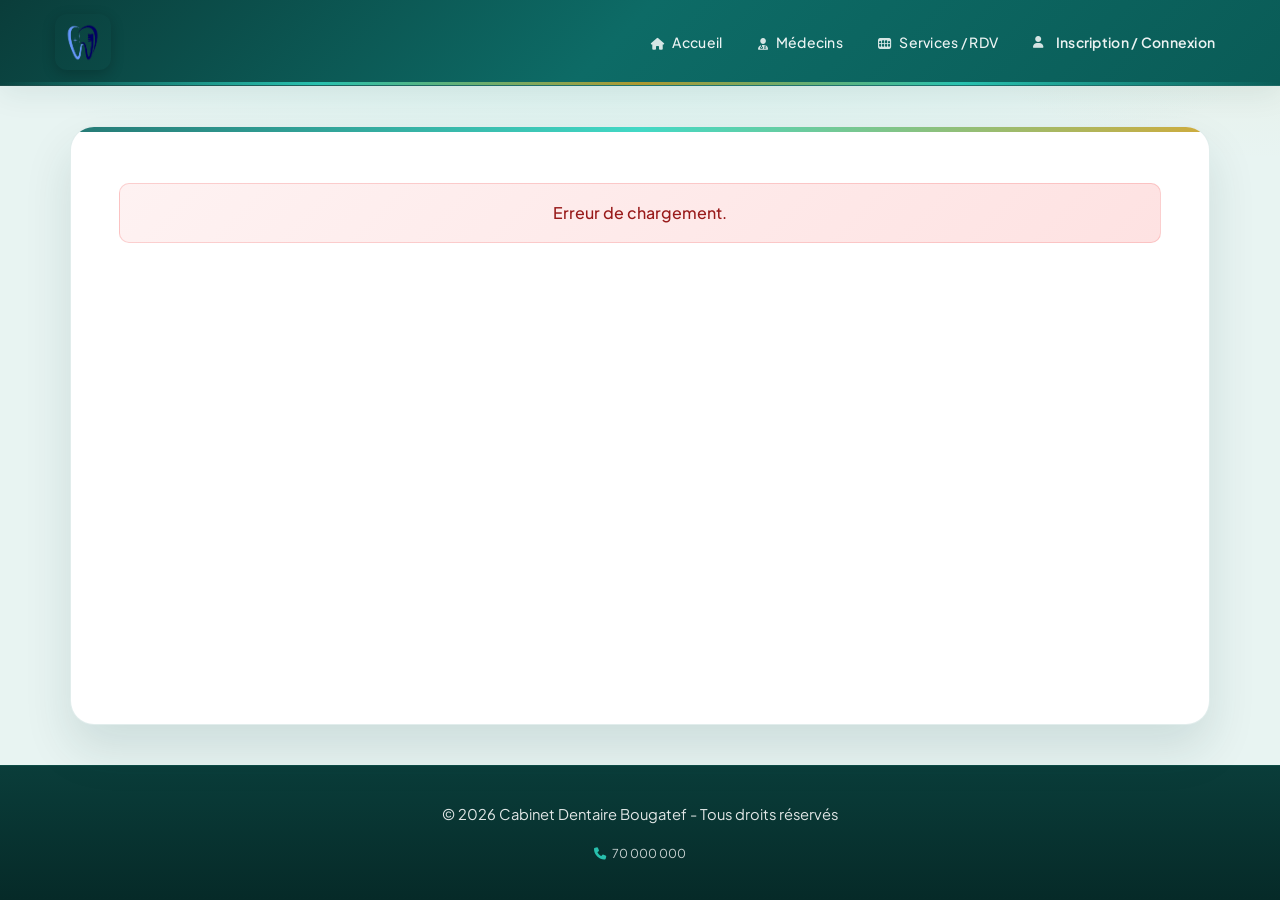
<file: gestion-medecins.html>
<!DOCTYPE html>
<html lang="fr">
<head>
    <meta charset="UTF-8">
    <meta name="viewport" content="width=device-width, initial-scale=1.0">
    <title>Comptes praticiens - Cabinet Bougatef</title>
    <link rel="stylesheet" href="style.css">
    <link rel="stylesheet" href="https://cdnjs.cloudflare.com/ajax/libs/font-awesome/6.4.0/css/all.min.css">
    <link rel="icon" type="image/x-icon" href="logopg.png">
</head>
<body>
    <header>
        <div class="header-container">
            <a href="index.html"><img src="logopg.png" alt="Logo Cabinet Dentaire"></a>
            <nav>
                <a href="index.html"><i class="fas fa-home"></i> Accueil</a>
                <a href="medecins.html"><i class="fas fa-user-md"></i> Médecins</a>
                <a href="services.html"><i class="fas fa-teeth"></i> Services / RDV</a>
                <span class="nav-auth-slot" id="navAuthSlot">
                    <a href="inscription-connexion.html" class="nav-auth-combined"><i class="fas fa-user"></i> Inscription / Connexion</a>
                </span>
                <a href="gestion-patient.html" class="nav-link-gestion-patients" hidden><i class="fas fa-clipboard-list"></i> Gestion Patients</a>
                <a href="gestion-rdv.html" class="nav-link-gestion-rdv" hidden><i class="fas fa-calendar-check"></i> Rendez-vous</a>
            </nav>
        </div>
    </header>

    <div class="container-custom">
        <div id="gate" class="message error" role="status"><i class="fas fa-spinner fa-spin"></i> Vérification…</div>
        <div id="app" class="hidden cabinet-medecins-app">
            <header class="cabinet-page-hero">
                <p class="cabinet-page-kicker">Administration du cabinet</p>
                <h1 class="cabinet-page-title">Comptes praticiens</h1>
                <p class="cabinet-page-lead">
                    Jusqu’à <strong>deux</strong> accès praticien. Créez un nouvel identifiant (email + mot de passe) ou faites passer un <strong>patient déjà inscrit</strong> au rôle praticien.
                </p>
                <div class="cabinet-page-meta">
                    <div class="cabinet-stat-pill" aria-live="polite">
                        <span class="cabinet-stat-pill__value" id="cabinetMedCount">—</span>
                        <span class="cabinet-stat-pill__label">praticien(s) sur 2 postes</span>
                    </div>
                </div>
            </header>

            <nav class="cabinet-jump-nav" aria-label="Aller à une section">
                <a href="#nouveau-compte-medecin" class="cabinet-jump-nav__link cabinet-jump-nav__link--accent"><i class="fas fa-user-plus"></i> Nouveau compte</a>
                <a href="#equipe-praticiens" class="cabinet-jump-nav__link"><i class="fas fa-users"></i> Équipe actuelle</a>
                <a href="#promouvoir-patient" class="cabinet-jump-nav__link"><i class="fas fa-level-up-alt"></i> Promouvoir un patient</a>
            </nav>

            <p class="cabinet-admin-quick-links admin-quick-links">
                <a href="gestion-rdv.html"><i class="fas fa-calendar-alt"></i> Rendez-vous</a>
                <span class="cabinet-admin-quick-links__sep" aria-hidden="true">·</span>
                <a href="gestion-services.html"><i class="fas fa-teeth"></i> Services</a>
                <span class="cabinet-admin-quick-links__sep" aria-hidden="true">·</span>
                <a href="gestion-patient.html"><i class="fas fa-clipboard-list"></i> Gestion patients</a>
            </p>

            <section id="nouveau-compte-medecin" class="form-section cabinet-ms-primary" tabindex="-1">
                <div class="cabinet-section-head">
                    <span class="cabinet-step-badge" aria-hidden="true">1</span>
                    <div class="cabinet-section-head__text">
                        <h2 class="cabinet-section-title"><i class="fas fa-user-plus"></i> Créer un compte praticien</h2>
                        <p class="cabinet-section-sub">Renseignez la fiche et le mot de passe : le praticien se connectera avec l’adresse email ci-dessous.</p>
                    </div>
                </div>
                <div id="slotsHint" class="cabinet-alert cabinet-alert--info" role="status">
                    <i class="fas fa-circle-notch fa-spin cabinet-alert__icon" aria-hidden="true"></i>
                    <div class="cabinet-alert__body">Chargement des postes…</div>
                </div>
                <form id="createMedecinForm" class="cabinet-form-grid">
                    <div class="form-group">
                        <label for="createPrenom">Prénom *</label>
                        <input type="text" id="createPrenom" required maxlength="100" autocomplete="given-name">
                    </div>
                    <div class="form-group">
                        <label for="createNom">Nom *</label>
                        <input type="text" id="createNom" required maxlength="100" autocomplete="family-name">
                    </div>
                    <div class="form-group">
                        <label for="createCivilite">Civilité</label>
                        <select id="createCivilite">
                            <option value="M">Monsieur</option>
                            <option value="Mme">Madame</option>
                            <option value="Mlle">Mademoiselle</option>
                        </select>
                    </div>
                    <div class="form-group">
                        <label for="createNaissance">Date de naissance *</label>
                        <input type="date" id="createNaissance" required>
                    </div>
                    <div class="form-group cabinet-form-span2">
                        <label for="createEmail">Email (connexion) *</label>
                        <input type="email" id="createEmail" required maxlength="150" autocomplete="email">
                    </div>
                    <div class="form-group cabinet-form-span2">
                        <label for="createTel">Téléphone *</label>
                        <input type="tel" id="createTel" required maxlength="20" autocomplete="tel">
                    </div>
                    <div class="form-group">
                        <label for="createPassword">Mot de passe * (min. 8 caractères)</label>
                        <input type="password" id="createPassword" required minlength="8" autocomplete="new-password">
                    </div>
                    <div class="form-group">
                        <label for="createPassword2">Confirmer le mot de passe *</label>
                        <input type="password" id="createPassword2" required minlength="8" autocomplete="new-password">
                    </div>
                    <div class="form-group cabinet-form-span2" id="createReplaceWrap">
                        <label for="createReplaceMedId">Remplacer quel praticien ?</label>
                        <select id="createReplaceMedId">
                            <option value="">— Non applicable —</option>
                        </select>
                        <small class="cabinet-field-hint">Obligatoire lorsque les <strong>deux</strong> postes sont déjà occupés.</small>
                    </div>
                    <div class="cabinet-form-actions cabinet-form-span2">
                        <button type="submit"><i class="fas fa-user-md"></i> Créer le compte praticien</button>
                    </div>
                </form>
                <p id="createMsg" class="message" style="display: none; margin-top: 1rem;"></p>
            </section>

            <section id="equipe-praticiens" class="form-section cabinet-ms-panel" style="margin-top: 2rem;">
                <div class="cabinet-section-head">
                    <span class="cabinet-step-badge cabinet-step-badge--muted" aria-hidden="true">2</span>
                    <div class="cabinet-section-head__text">
                        <h2 class="cabinet-section-title"><i class="fas fa-users"></i> Équipe actuelle</h2>
                        <p class="cabinet-section-sub">Aperçu des praticiens rattachés au cabinet.</p>
                    </div>
                </div>
                <div id="medList" class="cabinet-doc-list-root">Chargement…</div>
            </section>

            <section id="promouvoir-patient" class="form-section cabinet-ms-panel" style="margin-top: 2rem;">
                <div class="cabinet-section-head">
                    <span class="cabinet-step-badge cabinet-step-badge--muted" aria-hidden="true">3</span>
                    <div class="cabinet-section-head__text">
                        <h2 class="cabinet-section-title"><i class="fas fa-exchange-alt"></i> Promouvoir un patient</h2>
                        <p class="cabinet-section-sub">Attribuez le rôle praticien à un compte patient existant. Si les deux postes sont pris, indiquez qui est remplacé.</p>
                    </div>
                </div>
                <form id="promoteForm">
                    <div class="form-group">
                        <label for="promoteUserId">Compte patient à promouvoir *</label>
                        <select id="promoteUserId" required></select>
                    </div>
                    <div class="form-group" id="replaceWrap">
                        <label for="replaceMedId">Remplacer quel praticien ?</label>
                        <select id="replaceMedId">
                            <option value="">— Choisir si les 2 postes sont pris —</option>
                        </select>
                    </div>
                    <button type="submit"><i class="fas fa-check"></i> Appliquer la promotion</button>
                </form>
                <p id="promoteMsg" class="message" style="display: none; margin-top: 1rem;"></p>
            </section>

            <section class="aside-card" style="margin-top: 2rem;">
                <h3><i class="fas fa-info-circle"></i> Comptes de démonstration (après import SQL)</h3>
                <p class="muted-note" style="margin-bottom: 0.5rem;">Si vous avez importé les données de démo :</p>
                <ul class="cabinet-demo-list">
                    <li><code>dr.ilhem.trabelsi@cabinetbougatef.com</code> — <code>password</code></li>
                    <li><code>dr.chakib.bougatef@cabinetbougatef.com</code> — <code>password</code></li>
                </ul>
                <p class="muted-note" style="margin-top: 0.75rem;">Sinon, créez vos praticiens avec le formulaire « Créer un compte praticien ».</p>
            </section>
        </div>
    </div>

    <footer>
        © 2026 Cabinet Dentaire Bougatef - Tous droits réservés<br>
        <small><i class="fas fa-phone"></i> 70 000 000</small>
    </footer>
    <script src="api-base.js"></script>
    <script src="nav-auth.js" defer></script>
    <script src="gestion-medecins.js" defer></script>
</body>
</html>
</file>
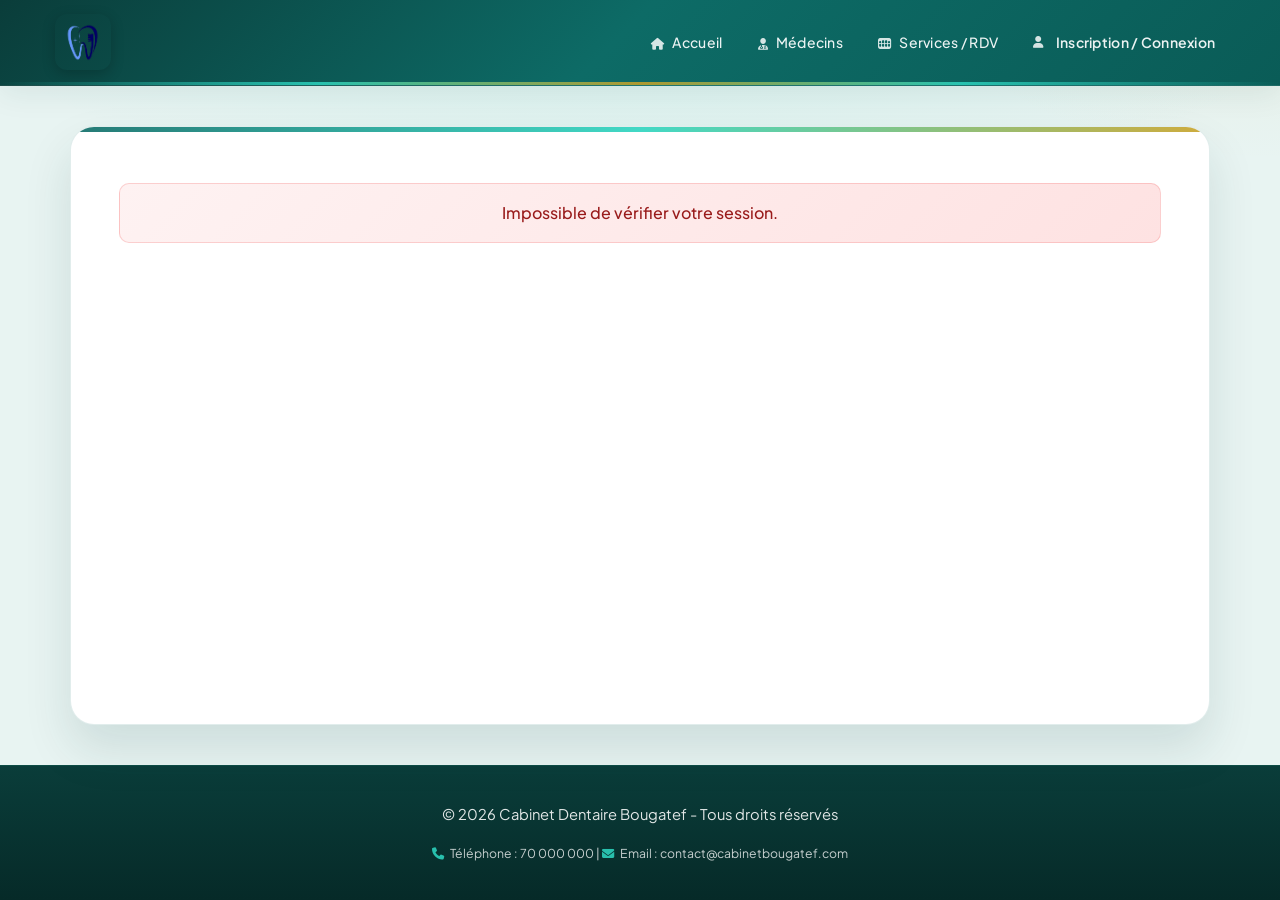
<file: gestion-patient.html>
<!DOCTYPE html>
<html lang="fr">
<head>
    <meta charset="UTF-8">
    <meta name="viewport" content="width=device-width, initial-scale=1.0">
    <title>Gestion Patients - Cabinet Dentaire</title>
    <link rel="stylesheet" href="style.css">
    <link rel="stylesheet" href="https://cdnjs.cloudflare.com/ajax/libs/font-awesome/6.4.0/css/all.min.css">
        <link rel="icon" type="image/x-icon" href="logopg.png">

</head>

<body>
    <header>
        <div class="header-container">
            <a href="index.html"><img src="logopg.png" alt="Logo Cabinet Dentaire"></a>
            <nav>
                <a href="index.html"><i class="fas fa-home"></i> Accueil</a>
                <a href="medecins.html"><i class="fas fa-user-md"></i> Médecins</a>
                <a href="services.html"><i class="fas fa-teeth"></i> Services / RDV</a>
                <span class="nav-auth-slot" id="navAuthSlot">
                    <a href="inscription-connexion.html" class="nav-auth-combined"><i class="fas fa-user"></i> Inscription / Connexion</a>
                </span>
                <a href="gestion-patient.html" class="nav-link-gestion-patients" hidden><i class="fas fa-clipboard-list"></i> Gestion Patients</a>
                <a href="gestion-rdv.html" class="nav-link-gestion-rdv" hidden><i class="fas fa-calendar-check"></i> Rendez-vous</a>
            </nav>
        </div>
    </header>

    <div class="container-custom">
        <div id="gpGate" class="message" role="status">
            <i class="fas fa-spinner fa-spin"></i> Vérification de votre accès…
        </div>
        <div id="gpApp" class="hidden">
        <h1><i class="fas fa-user-injured"></i> Gestion des Patients</h1>
        <p class="subtitle">
            Interface réservée aux <strong>médecins</strong> et comptes <strong>administrateur</strong> (même accès : dossiers patients, services, rendez-vous).
        </p>

        <p id="adminQuickLinks" class="admin-quick-links hidden">
            <i class="fas fa-user-shield"></i> Espace administration :
            <a href="gestion-medecins.html">Comptes praticiens</a>
            ·
            <a href="gestion-services.html">Services &amp; images</a>
            ·
            <a href="gestion-rdv.html">Rendez-vous &amp; commandes</a>
        </p>
        
        <div class="form-container">
            <section class="form-section">
                <h2><i class="fas fa-user-plus"></i> Ajouter un Patient</h2>
                <form id="addPatientForm">
                    <div class="form-group">
                        <label><i class="fas fa-user"></i> Nom complet *</label>
                        <input type="text" id="patientNom" name="patientNom" required>
                    </div>
                    
                    <div class="form-group">
                        <label><i class="fas fa-venus-mars"></i> Genre</label>
                        <select id="patientGenre" name="patientGenre">
                            <option value="M">Masculin</option>
                            <option value="F">Féminin</option>
                        </select>
                    </div>
                    
                    <div class="form-group">
                        <label><i class="fas fa-calendar"></i> Date de naissance *</label>
                        <input type="date" id="patientNaissance" name="patientNaissance" required>
                    </div>
                    
                    <div class="form-group">
                        <label><i class="fas fa-phone"></i> Téléphone *</label>
                        <input type="tel" id="patientTel" name="patientTel" required>
                    </div>
                    
                    <div class="form-group">
                        <label><i class="fas fa-envelope"></i> Email</label>
                        <input type="email" id="patientEmail" name="patientEmail">
                    </div>

                    <div class="form-group">
                         <label><i class="fas fa-map-marker-alt"></i> Adresse</label>
                         <input type="text" id="patientAdresse" name="patientAdresse" placeholder="Adresse complète">
                    </div>
                    
                    <div class="form-group">
                        <label for="patientServiceId"><i class="fas fa-teeth"></i> Acte / service (optionnel)</label>
                        <select id="patientServiceId" name="patientServiceId">
                            <option value="">— Aucun —</option>
                        </select>
                    </div>
                    
                    <div class="form-group">
                        <label><i class="fas fa-calendar-check"></i> Date consultation *</label>
                        <input type="date" id="consultationDate" name="consultationDate" required>
                    </div>
                    
                    <div class="form-group">
                        <label><i class="fas fa-clock"></i> Heure consultation</label>
                        <input type="time" id="consultationTime" name="consultationTime">
                    </div>
                    
                    <div class="form-group">
                        <label><i class="fas fa-stethoscope"></i> Médecin traitant</label>
                        <select id="patientMedecin" name="patientMedecin">
                            <option value="ilhem">Dr. Ilhem Trabelsi Bougatef</option>
                            <option value="chakib">Dr. Mohamed Chakib Bougatef</option>
                        </select>
                    </div>
                    
                    <div class="form-group">
                        <label><i class="fas fa-notes-medical"></i> Notes médicales</label>
                        <textarea id="patientNotes" name="patientNotes" rows="3" placeholder="Antécédents, allergies..."></textarea>
                    </div>
                    <div class="payment-info-container">
                    <div class="form-group">
                        <label for="total-amount">Montant Total à Payer:</label>
                        <input type="number" id="total-amount" name="total-amount" placeholder="Ex: 200" step="0.01" required>
                    </div>
                    <div class="form-group">
                        <label for="amount-paid">Montant Payé:</label>
                        <input type="number" id="amount-paid" name="amount-paid" placeholder="Ex: 100" step="0.01" required>
                    </div>
                    <div class="form-group">
                        <label for="payment-status">Statut de Paiement:</label>
                        <select id="payment-status" name="payment-status" required>
                            <option value="non-payé">Non Payé</option>
                            <option value="partiellement-payé">Partiellement Payé</option>
                            <option value="payé">Payé</option>
                        </select>
                    </div>
                    </div>
                    
                    <button type="submit">
                        <i class="fas fa-save"></i> Enregistrer le Patient
                    </button>
                </form>
            </section>
            
            <section class="form-section">
                <h2><i class="fas fa-search"></i> Recherche de Patient</h2>
                <form id="searchPatientForm">
                    <div class="form-group">
                        <label><i class="fas fa-user"></i> Nom du patient</label>
                        <input type="text" id="searchNom" name="searchNom" placeholder="Entrez le nom...">
                    </div>
                    
                    <div class="form-group">
                        <label><i class="fas fa-phone"></i> ou par téléphone</label>
                        <input type="tel" id="searchTel" name="searchTel" placeholder="Numéro de téléphone">
                    </div>
                    
                    <div class="form-group">
                        <label><i class="fas fa-calendar"></i> ou par date de consultation</label>
                        <input type="date" id="searchDate" name="searchDate">
                    </div>
                    
                    <button type="submit">
                        <i class="fas fa-search"></i> Rechercher
                    </button>
                    
                    <button type="button" id="showAllBtn" class="btn-small btn-secondary" style="margin-top: 10px;">
                        <i class="fas fa-list"></i> Afficher tous les patients
                    </button>
                </form>
                
                <div style="margin-top: 30px;">
                    <h3><i class="fas fa-filter"></i> Filtres rapides</h3>
                    <div class="filter-row">
                        <button type="button" class="btn-small btn-filter-teal" onclick="filterPatients('today')">
                            <i class="fas fa-calendar-day"></i> Aujourd'hui
                        </button>
                        <button type="button" class="btn-small btn-accent" onclick="filterPatients('week')">
                            <i class="fas fa-calendar-week"></i> Cette semaine
                        </button>
                        <button type="button" class="btn-small btn-filter-amber" onclick="filterPatients('new')">
                            <i class="fas fa-user-plus"></i> Nouveaux patients
                        </button>
                    </div>
                </div>
                
                <div class="stats-panel">
                    <h3><i class="fas fa-chart-bar"></i> Statistiques</h3>
                    <p id="statsAdminHint" class="muted-note hidden" style="margin-bottom: 0.75rem;">
                        Les indicateurs agrégés (revenus, file d’attente…) sont visibles avec un compte <strong>médecin</strong> ou <strong>administrateur</strong>.
                    </p>
                    <div class="stat-grid">
                        <div>
                            <div class="stat-big" id="totalPatients">0</div>
                            <div class="stat-label">Patients total</div>
                        </div>
                        <div>
                            <div class="stat-big stat-big--accent" id="todayPatients">0</div>
                            <div class="stat-label">Rendez-vous aujourd'hui</div>
                        </div>
                        <div>
                            <div class="stat-big" id="statUpcoming">0</div>
                            <div class="stat-label">RDV à venir (non terminés)</div>
                        </div>
                        <div>
                            <div class="stat-big stat-big--accent" id="statServices">0</div>
                            <div class="stat-label">Services actifs (catalogue)</div>
                        </div>
                        <div>
                            <div class="stat-big" id="statRevenue">0</div>
                            <div class="stat-label">Encaissements du mois (DT)</div>
                        </div>
                        <div>
                            <div class="stat-big stat-big--accent" id="statPendingPay">0</div>
                            <div class="stat-label">RDV avec solde ouvert</div>
                        </div>
                    </div>
                </div>
            </section>
        </div>
        
        <div style="margin-top: 50px;">
            <h2><i class="fas fa-users"></i> Liste des Patients</h2>
            <div id="patientsList">
               
                <p class="empty-state">
                    <i class="fas fa-users-slash fa-2x"></i><br>
                    Aucun patient trouvé. Utilisez le formulaire de recherche ou ajoutez un nouveau patient.
                </p>
            </div>
        </div>
        
        <div class="tool-actions">
            <button type="button" id="exportPatientsBtn" class="btn-small btn-tool-purple">
                <i class="fas fa-file-export"></i> Exporter les données
            </button>
            <button type="button" id="printPatientsBtn" class="btn-small btn-tool-orange">
                <i class="fas fa-print"></i> Imprimer la liste
            </button>
        </div>
        </div>
    </div>

    <footer>
        © 2026 Cabinet Dentaire Bougatef - Tous droits réservés<br>
        <small>
            <i class="fas fa-phone"></i> Téléphone : 70 000 000 | 
            <i class="fas fa-envelope"></i> Email : contact@cabinetbougatef.com
        </small>
    </footer>
    <script src="api-base.js"></script>
    <script src="nav-auth.js" defer></script>
    <script src="gestion-patient.js" defer></script>
</body>
</html>
</file>
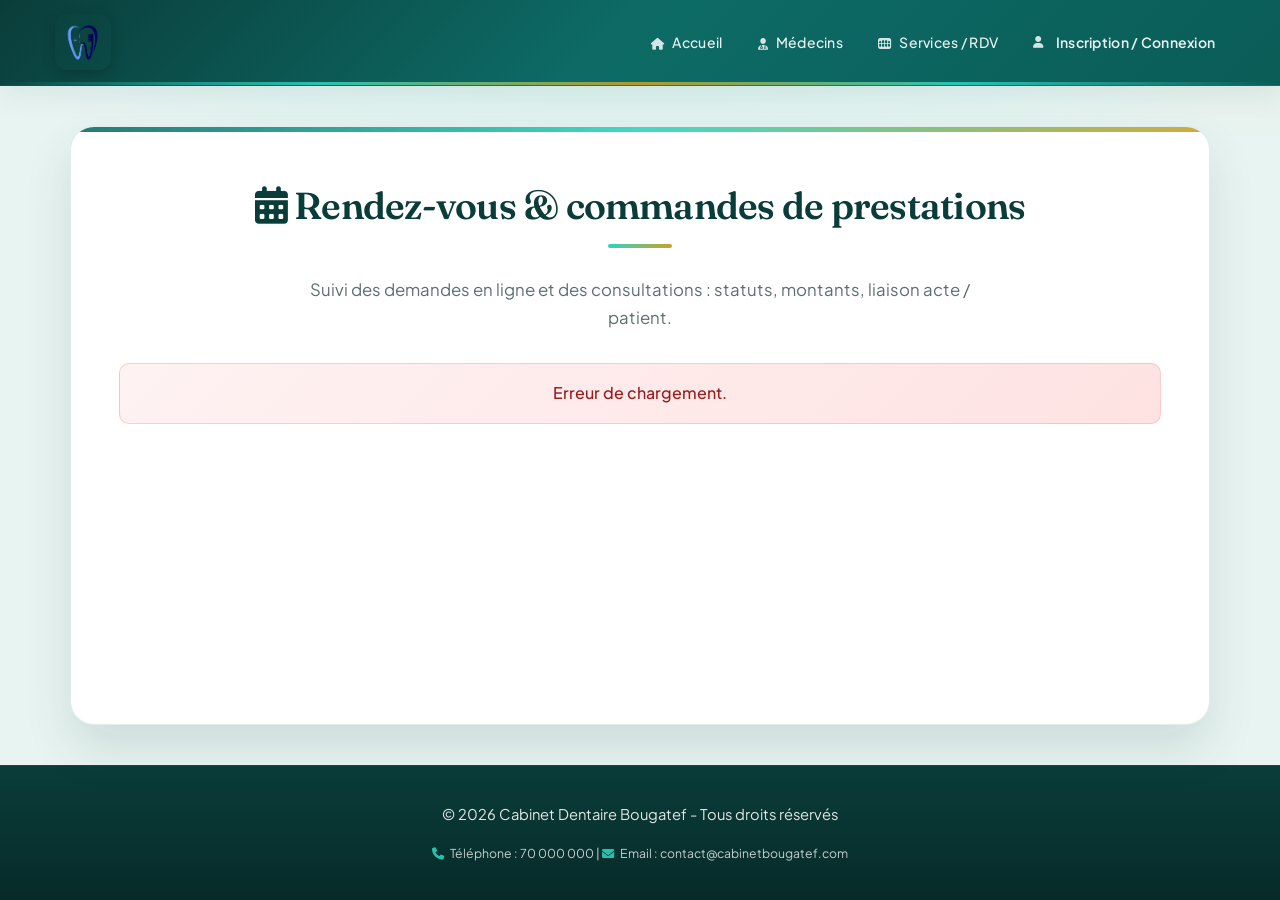
<file: gestion-rdv.html>
<!DOCTYPE html>
<html lang="fr">
<head>
    <meta charset="UTF-8">
    <meta name="viewport" content="width=device-width, initial-scale=1.0">
    <title>Rendez-vous &amp; commandes - Cabinet Dentaire Bougatef</title>
    <link rel="stylesheet" href="style.css">
    <link rel="stylesheet" href="https://cdnjs.cloudflare.com/ajax/libs/font-awesome/6.4.0/css/all.min.css">
    <link rel="icon" type="image/x-icon" href="logopg.png">
</head>
<body>
    <header>
        <div class="header-container">
            <a href="index.html"><img src="logopg.png" alt="Logo Cabinet Dentaire"></a>
            <nav>
                <a href="index.html"><i class="fas fa-home"></i> Accueil</a>
                <a href="medecins.html"><i class="fas fa-user-md"></i> Médecins</a>
                <a href="services.html"><i class="fas fa-teeth"></i> Services / RDV</a>
                <span class="nav-auth-slot" id="navAuthSlot">
                    <a href="inscription-connexion.html" class="nav-auth-combined"><i class="fas fa-user"></i> Inscription / Connexion</a>
                </span>
                <a href="gestion-patient.html" class="nav-link-gestion-patients" hidden><i class="fas fa-clipboard-list"></i> Gestion Patients</a>
                <a href="gestion-rdv.html" class="nav-link-gestion-rdv" hidden><i class="fas fa-calendar-check"></i> Rendez-vous</a>
            </nav>
        </div>
    </header>

    <div class="container-custom">
        <h1><i class="fas fa-calendar-alt"></i> Rendez-vous &amp; commandes de prestations</h1>
        <p class="subtitle">Suivi des demandes en ligne et des consultations : statuts, montants, liaison acte / patient.</p>

        <div id="rdvGate" class="message error" role="status">
            <i class="fas fa-spinner fa-spin"></i> Vérification des droits…
        </div>

        <div id="rdvApp" class="hidden">
            <p class="admin-quick-links">
                <i class="fas fa-link"></i>
                <a href="gestion-medecins.html">Comptes praticiens</a>
                ·
                <a href="gestion-patient.html" class="nav-link-gestion-patients" hidden>Patients</a>
                ·
                <a href="gestion-services.html">Services &amp; images</a>
                ·
                <a href="reserver-rdv.html">Formulaire public de réservation</a>
            </p>

            <p id="rdvMessage" class="message" style="display: none;"></p>

            <div id="rdvTableWrap" class="rdv-admin-table-wrap">
                <p class="muted-note"><i class="fas fa-spinner fa-spin"></i> Chargement…</p>
            </div>
        </div>
    </div>

    <footer>
        © 2026 Cabinet Dentaire Bougatef - Tous droits réservés<br>
        <small>
            <i class="fas fa-phone"></i> Téléphone : 70 000 000 |
            <i class="fas fa-envelope"></i> Email : contact@cabinetbougatef.com
        </small>
    </footer>
    <script src="api-base.js"></script>
    <script src="nav-auth.js" defer></script>
    <script src="gestion-rdv.js" defer></script>
</body>
</html>
</file>
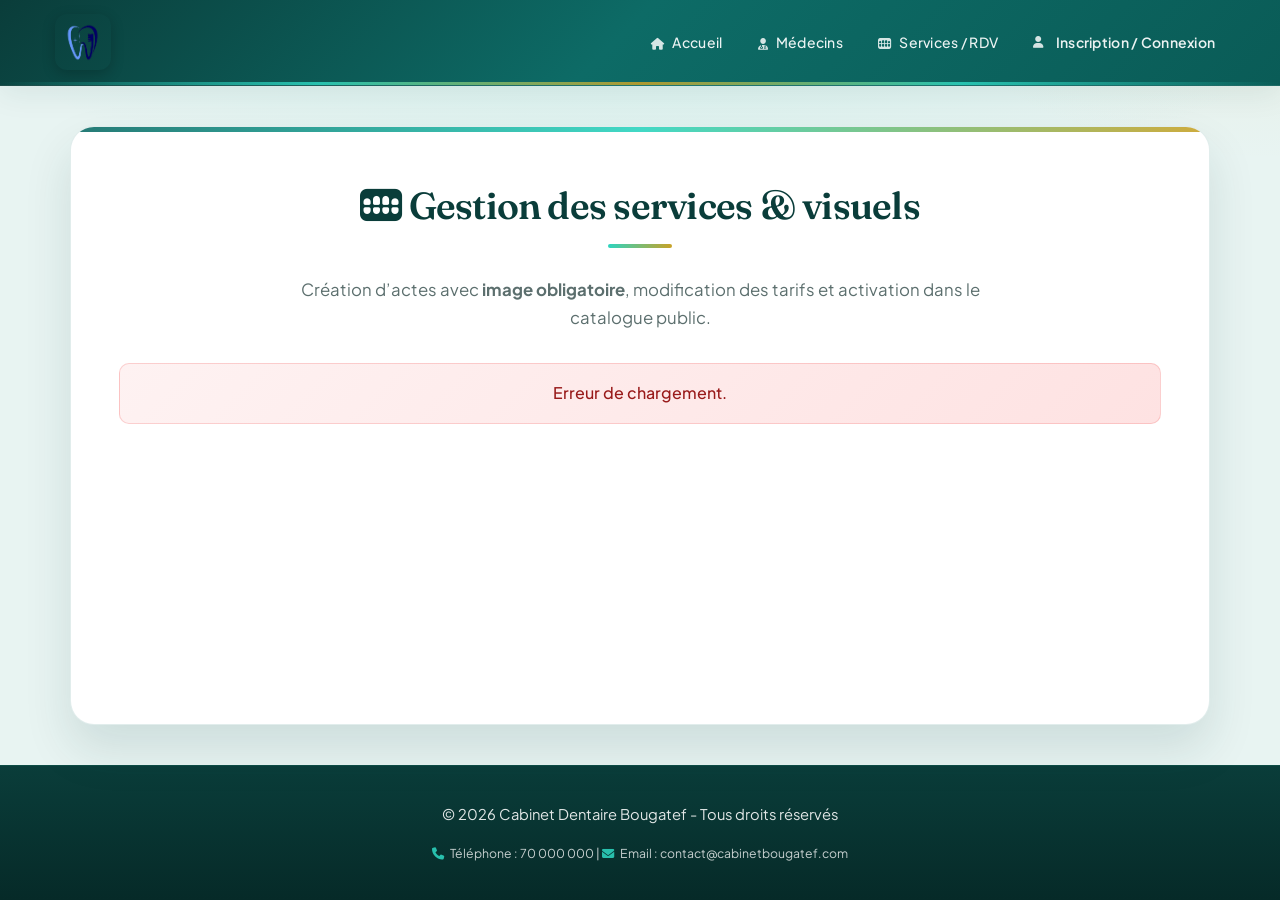
<file: gestion-services.html>
<!DOCTYPE html>
<html lang="fr">
<head>
    <meta charset="UTF-8">
    <meta name="viewport" content="width=device-width, initial-scale=1.0">
    <title>Gestion des services - Cabinet Dentaire Bougatef</title>
    <link rel="stylesheet" href="style.css">
    <link rel="stylesheet" href="https://cdnjs.cloudflare.com/ajax/libs/font-awesome/6.4.0/css/all.min.css">
    <link rel="icon" type="image/x-icon" href="logopg.png">
</head>
<body>
    <header>
        <div class="header-container">
            <a href="index.html"><img src="logopg.png" alt="Logo Cabinet Dentaire"></a>
            <nav>
                <a href="index.html"><i class="fas fa-home"></i> Accueil</a>
                <a href="medecins.html"><i class="fas fa-user-md"></i> Médecins</a>
                <a href="services.html"><i class="fas fa-teeth"></i> Services / RDV</a>
                <span class="nav-auth-slot" id="navAuthSlot">
                    <a href="inscription-connexion.html" class="nav-auth-combined"><i class="fas fa-user"></i> Inscription / Connexion</a>
                </span>
                <a href="gestion-patient.html" class="nav-link-gestion-patients" hidden><i class="fas fa-clipboard-list"></i> Gestion Patients</a>
                <a href="gestion-rdv.html" class="nav-link-gestion-rdv" hidden><i class="fas fa-calendar-check"></i> Rendez-vous</a>
            </nav>
        </div>
    </header>

    <div class="container-custom">
        <h1><i class="fas fa-teeth"></i> Gestion des services &amp; visuels</h1>
        <p class="subtitle">Création d’actes avec <strong>image obligatoire</strong>, modification des tarifs et activation dans le catalogue public.</p>

        <div id="svcGate" class="message error" role="status">
            <i class="fas fa-spinner fa-spin"></i> Vérification des droits…
        </div>

        <div id="svcApp" class="hidden">
            <p class="admin-quick-links" id="svcAdminLinks">
                <i class="fas fa-link"></i>
                <a href="gestion-medecins.html">Comptes praticiens</a>
                ·
                <a href="gestion-patient.html" class="nav-link-gestion-patients" hidden>Patients</a>
                ·
                <a href="gestion-rdv.html">Rendez-vous &amp; commandes</a>
                ·
                <a href="services.html">Voir le site public</a>
            </p>

            <section class="form-section">
                <h2><i class="fas fa-plus-circle"></i> Nouveau service</h2>
                <p class="muted-note">L’illustration est <strong>obligatoire</strong> (JPEG, PNG, WebP ou GIF).</p>
                <form id="createServiceForm" enctype="multipart/form-data">
                    <div class="form-group">
                        <label for="svcNom">Nom *</label>
                        <input type="text" id="svcNom" name="nom" required maxlength="120">
                    </div>
                    <div class="form-group">
                        <label for="svcCat">Catégorie *</label>
                        <input type="text" id="svcCat" name="categorie" required maxlength="80" placeholder="Ex : Soins Généraux">
                    </div>
                    <div class="form-group">
                        <label for="svcDesc">Description</label>
                        <textarea id="svcDesc" name="description" rows="2"></textarea>
                    </div>
                    <div class="form-group">
                        <label for="svcPmin">Prix min (DT)</label>
                        <input type="number" id="svcPmin" name="prix_min" step="0.01" value="0" min="0">
                    </div>
                    <div class="form-group">
                        <label for="svcPmax">Prix max (DT)</label>
                        <input type="number" id="svcPmax" name="prix_max" step="0.01" value="0" min="0">
                    </div>
                    <div class="form-group">
                        <label for="svcOrdre">Ordre d’affichage</label>
                        <input type="number" id="svcOrdre" name="ordre_affichage" value="0">
                    </div>
                    <div class="form-group">
                        <label for="svcImage">Image *</label>
                        <input type="file" id="svcImage" name="image" accept="image/jpeg,image/png,image/webp,image/gif" required>
                    </div>
                    <button type="submit"><i class="fas fa-upload"></i> Créer le service</button>
                </form>
            </section>

            <section class="form-section" id="editSection" style="margin-top: 2rem;">
                <h2><i class="fas fa-edit"></i> Modifier un service</h2>
                <p class="muted-note">Sélectionnez « Modifier » dans le tableau. Pour changer uniquement l’image, utilisez le fichier puis « Enregistrer ».</p>
                <form id="editServiceForm">
                    <input type="hidden" id="editId">
                    <div class="form-group">
                        <label for="editNom">Nom *</label>
                        <input type="text" id="editNom" required maxlength="120">
                    </div>
                    <div class="form-group">
                        <label for="editCat">Catégorie *</label>
                        <input type="text" id="editCat" required maxlength="80">
                    </div>
                    <div class="form-group">
                        <label for="editDesc">Description</label>
                        <textarea id="editDesc" rows="2"></textarea>
                    </div>
                    <div class="form-group">
                        <label for="editPmin">Prix min</label>
                        <input type="number" id="editPmin" step="0.01" min="0">
                    </div>
                    <div class="form-group">
                        <label for="editPmax">Prix max</label>
                        <input type="number" id="editPmax" step="0.01" min="0">
                    </div>
                    <div class="form-group">
                        <label for="editOrdre">Ordre</label>
                        <input type="number" id="editOrdre" value="0">
                    </div>
                    <div class="form-group">
                        <label><input type="checkbox" id="editActif" checked> Visible dans le catalogue public</label>
                    </div>
                    <div class="form-group">
                        <label for="editNewImage">Nouvelle image (optionnel)</label>
                        <input type="file" id="editNewImage" accept="image/jpeg,image/png,image/webp,image/gif">
                    </div>
                    <button type="submit"><i class="fas fa-save"></i> Enregistrer les modifications</button>
                </form>
            </section>

            <section style="margin-top: 2.5rem;">
                <h2><i class="fas fa-list"></i> Liste des actes</h2>
                <div id="svcTableWrap" class="rdv-admin-table-wrap"></div>
            </section>
        </div>
    </div>

    <footer>
        © 2026 Cabinet Dentaire Bougatef - Tous droits réservés<br>
        <small>
            <i class="fas fa-phone"></i> Téléphone : 70 000 000 |
            <i class="fas fa-envelope"></i> Email : contact@cabinetbougatef.com
        </small>
    </footer>
    <script src="api-base.js"></script>
    <script src="nav-auth.js" defer></script>
    <script src="gestion-services.js" defer></script>
</body>
</html>
</file>
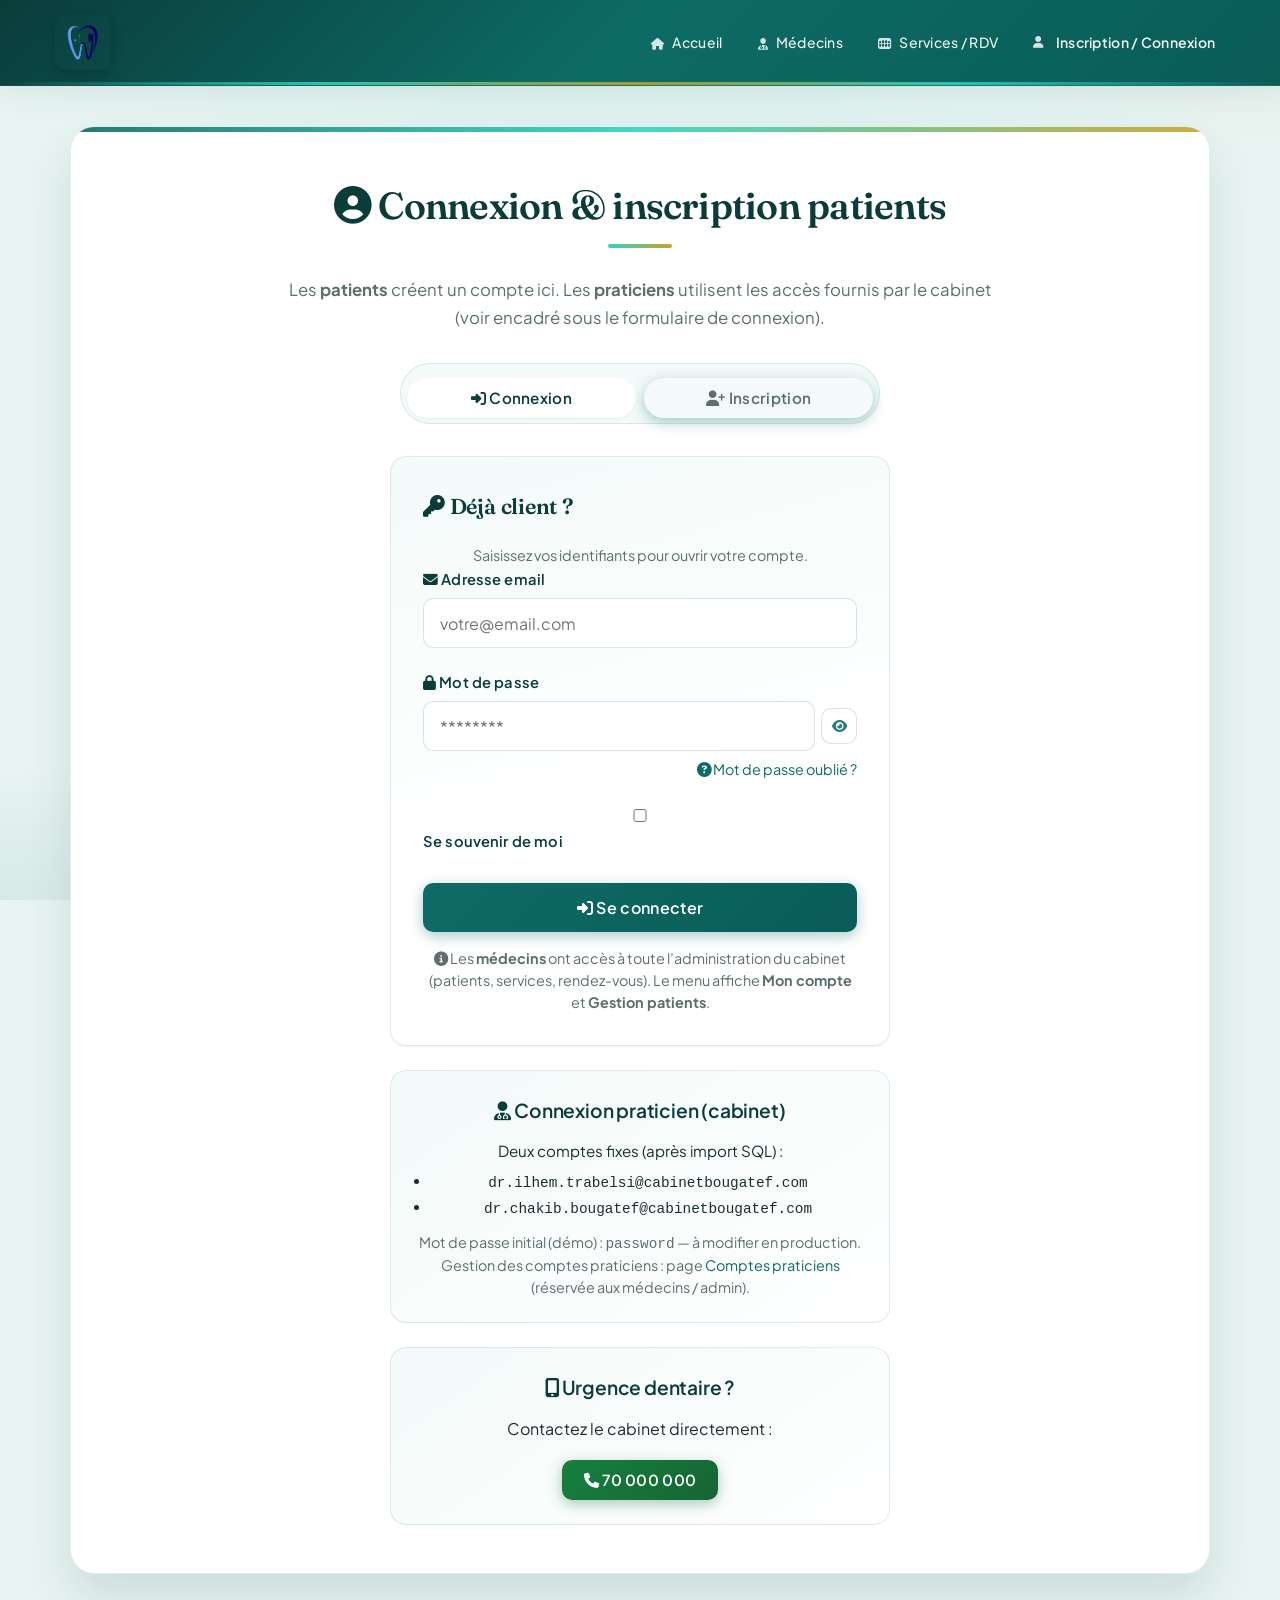
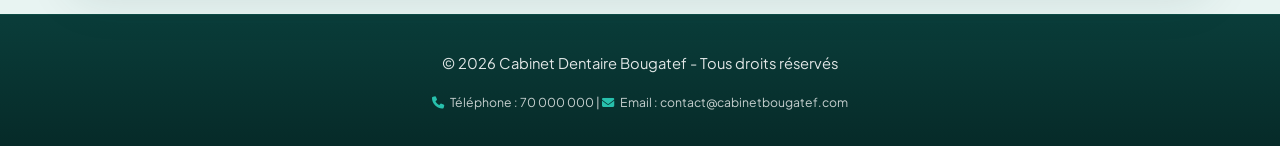
<file: inscription-connexion.html>
<!DOCTYPE html>
<html lang="fr">
<head>
    <meta charset="UTF-8">
    <meta name="viewport" content="width=device-width, initial-scale=1.0">
    <title>Inscription / Connexion - Cabinet Dentaire Bougatef</title>
    <link rel="stylesheet" href="style.css">
    <link rel="stylesheet" href="https://cdnjs.cloudflare.com/ajax/libs/font-awesome/6.4.0/css/all.min.css">
    <link rel="icon" type="image/x-icon" href="logopg.png">
</head>
<body>
    <header>
        <div class="header-container">
            <a href="index.html"><img src="logopg.png" alt="Logo Cabinet Dentaire"></a>
            <nav>
                <a href="index.html"><i class="fas fa-home"></i> Accueil</a>
                <a href="medecins.html"><i class="fas fa-user-md"></i> Médecins</a>
                <a href="services.html"><i class="fas fa-teeth"></i> Services / RDV</a>
                <span class="nav-auth-slot" id="navAuthSlot">
                    <a href="inscription-connexion.html" class="nav-auth-combined"><i class="fas fa-user"></i> Inscription / Connexion</a>
                </span>
                <a href="gestion-patient.html" class="nav-link-gestion-patients" hidden><i class="fas fa-clipboard-list"></i> Gestion Patients</a>
                <a href="gestion-rdv.html" class="nav-link-gestion-rdv" hidden><i class="fas fa-calendar-check"></i> Rendez-vous</a>
            </nav>
        </div>
    </header>

    <div class="container-custom">
        <h1><i class="fas fa-user-circle"></i> Connexion &amp; inscription patients</h1>
        <p class="subtitle">Les <strong>patients</strong> créent un compte ici. Les <strong>praticiens</strong> utilisent les accès fournis par le cabinet (voir encadré sous le formulaire de connexion).</p>

        <div class="auth-tabs" role="tablist">
            <button type="button" class="auth-tab active" id="tabLogin" data-panel="login" role="tab" aria-selected="true">
                <i class="fas fa-sign-in-alt"></i> Connexion
            </button>
            <button type="button" class="auth-tab" id="tabRegister" data-panel="register" role="tab" aria-selected="false">
                <i class="fas fa-user-plus"></i> Inscription
            </button>
        </div>

        <div id="authPanelLogin" class="auth-panel">
            <div class="page-narrow">
                <div class="form-section">
                    <h2 class="auth-panel-title"><i class="fas fa-key"></i> Déjà client ?</h2>
                    <p class="muted-note" style="margin-top: 0;">Saisissez vos identifiants pour ouvrir votre compte.</p>
                    <form id="loginForm">
                        <div class="message error" style="display: none;" id="loginErrorMessage"></div>
                        <div class="form-group">
                            <label for="loginEmail"><i class="fas fa-envelope"></i> Adresse email</label>
                            <input type="email" id="loginEmail" name="loginEmail" required autocomplete="username" placeholder="votre@email.com">
                        </div>
                        <div class="form-group">
                            <label for="loginPassword"><i class="fas fa-lock"></i> Mot de passe</label>
                            <div class="password-field">
                                <input type="password" id="loginPassword" name="loginPassword" required autocomplete="current-password" placeholder="********">
                                <button type="button" class="password-toggle" data-password-target="loginPassword" aria-label="Afficher ou masquer le mot de passe" title="Afficher / masquer">
                                    <i class="fas fa-eye" aria-hidden="true"></i>
                                </button>
                            </div>
                            <div class="text-right" style="margin-top: 5px;">
                                <a href="#" style="font-size: 0.9rem;"><i class="fas fa-question-circle"></i> Mot de passe oublié ?</a>
                            </div>
                        </div>
                        <div class="form-group">
                            <label>
                                <input type="checkbox" id="loginRemember" name="remember">
                                Se souvenir de moi
                            </label>
                        </div>
                        <button type="submit"><i class="fas fa-sign-in-alt"></i> Se connecter</button>
                        <p class="muted-note" style="margin-top: 1rem;">
                            <i class="fas fa-info-circle"></i> Les <strong>médecins</strong> ont accès à toute l’administration du cabinet (patients, services, rendez-vous). Le menu affiche <strong>Mon compte</strong> et <strong>Gestion patients</strong>.
                        </p>
                    </form>
                </div>
                <div class="aside-card" style="margin-top: 1.5rem;">
                    <h3><i class="fas fa-user-md"></i> Connexion praticien (cabinet)</h3>
                    <p style="font-size: 0.95rem; line-height: 1.55;">Deux comptes fixes (après import SQL) :</p>
                    <ul style="font-size: 0.9rem; margin: 0.5rem 0 0 1rem; line-height: 1.65;">
                        <li><code>dr.ilhem.trabelsi@cabinetbougatef.com</code></li>
                        <li><code>dr.chakib.bougatef@cabinetbougatef.com</code></li>
                    </ul>
                    <p class="muted-note" style="margin-top: 0.6rem;">Mot de passe initial (démo) : <code>password</code> — à modifier en production. Gestion des comptes praticiens : page <a href="gestion-medecins.html">Comptes praticiens</a> (réservée aux médecins / admin).</p>
                </div>
                <div class="aside-card" style="margin-top: 1.5rem;">
                    <h3><i class="fas fa-mobile-alt"></i> Urgence dentaire ?</h3>
                    <p>Contactez le cabinet directement :</p>
                    <div style="margin-top: 12px;">
                        <a href="tel:70000000" style="text-decoration: none;">
                            <button type="button" class="btn-small btn-accent"><i class="fas fa-phone"></i> 70 000 000</button>
                        </a>
                    </div>
                </div>
            </div>
        </div>

        <div id="authPanelRegister" class="auth-panel hidden">
            <div class="form-section form-section--narrow" style="margin: 0 auto;">
                <h2 class="auth-panel-title"><i class="fas fa-user-plus"></i> Nouveau compte patient</h2>
                <form id="inscriptionForm">
                    <h3><i class="fas fa-user-circle"></i> Informations personnelles</h3>
                    <div class="form-group">
                        <label for="inscNom"><i class="fas fa-user"></i> Prénom et nom *</label>
                        <input type="text" id="inscNom" name="inscNom" required placeholder="Ex : Mohamed Ali Bougatef">
                    </div>
                    <div class="form-group">
                        <label for="inscCivilite"><i class="fas fa-venus-mars"></i> Civilité</label>
                        <select id="inscCivilite" name="inscCivilite">
                            <option value="M">Monsieur</option>
                            <option value="Mme">Madame</option>
                            <option value="Mlle">Mademoiselle</option>
                        </select>
                    </div>
                    <div class="form-group">
                        <label for="inscNaissance"><i class="fas fa-calendar"></i> Date de naissance *</label>
                        <input type="date" id="inscNaissance" name="inscNaissance" required>
                    </div>
                    <h3><i class="fas fa-address-card"></i> Coordonnées</h3>
                    <div class="form-group">
                        <label for="inscEmail"><i class="fas fa-envelope"></i> Email *</label>
                        <input type="email" id="inscEmail" name="inscEmail" required autocomplete="email" placeholder="exemple@email.com">
                    </div>
                    <div class="form-group">
                        <label for="inscTelephone"><i class="fas fa-phone"></i> Téléphone *</label>
                        <input type="tel" id="inscTelephone" name="inscTelephone" required placeholder="XX XXX XXX">
                    </div>
                    <div class="form-group">
                        <label for="inscAdresse"><i class="fas fa-map-marker-alt"></i> Adresse</label>
                        <input type="text" id="inscAdresse" name="inscAdresse" placeholder="Numéro, rue, ville">
                    </div>
                    <h3><i class="fas fa-lock"></i> Sécurité</h3>
                    <div class="form-group">
                        <label for="inscPassword"><i class="fas fa-key"></i> Mot de passe *</label>
                        <div class="password-field">
                            <input type="password" id="inscPassword" name="inscPassword" required minlength="8" autocomplete="new-password" placeholder="Minimum 8 caractères">
                            <button type="button" class="password-toggle" data-password-target="inscPassword" aria-label="Afficher ou masquer le mot de passe" title="Afficher / masquer">
                                <i class="fas fa-eye" aria-hidden="true"></i>
                            </button>
                        </div>
                        <small class="muted-note" style="display: block; margin-top: 6px;">Au moins 8 caractères</small>
                    </div>
                    <div class="form-group">
                        <label for="inscConfirmPassword"><i class="fas fa-key"></i> Confirmer le mot de passe *</label>
                        <div class="password-field">
                            <input type="password" id="inscConfirmPassword" name="inscConfirmPassword" required autocomplete="new-password" placeholder="********">
                            <button type="button" class="password-toggle" data-password-target="inscConfirmPassword" aria-label="Afficher ou masquer la confirmation" title="Afficher / masquer">
                                <i class="fas fa-eye" aria-hidden="true"></i>
                            </button>
                        </div>
                    </div>
                    <div class="form-group">
                        <label>
                            <input type="checkbox" id="inscConditions" name="inscConditions" required>
                            J’accepte les <a href="#">conditions générales</a> et la <a href="#">politique de confidentialité</a> *
                        </label>
                    </div>
                    <div class="form-group">
                        <label>
                            <input type="checkbox" id="inscNewsletter" name="inscNewsletter">
                            Je souhaite recevoir les newsletters et offres
                        </label>
                    </div>
                    <button type="submit"><i class="fas fa-user-plus"></i> S’inscrire</button>
                    <p class="text-center" style="margin-top: 1rem;">
                        Déjà inscrit ? <button type="button" class="link-like" id="linkGoLogin">Connectez-vous ici</button>
                    </p>
                </form>
            </div>
            <div class="aside-card form-section--narrow" style="margin: 1.5rem auto 0;">
                <h3><i class="fas fa-shield-alt"></i> Données protégées</h3>
                <p>Vos informations sont traitées de façon confidentielle conformément à la réglementation en vigueur.</p>
            </div>
        </div>
    </div>

    <footer>
        © 2026 Cabinet Dentaire Bougatef - Tous droits réservés<br>
        <small>
            <i class="fas fa-phone"></i> Téléphone : 70 000 000 |
            <i class="fas fa-envelope"></i> Email : contact@cabinetbougatef.com
        </small>
    </footer>
    <script src="api-base.js"></script>
    <script src="nav-auth.js" defer></script>
    <script src="inscription-connexion.js" defer></script>
</body>
</html>
</file>
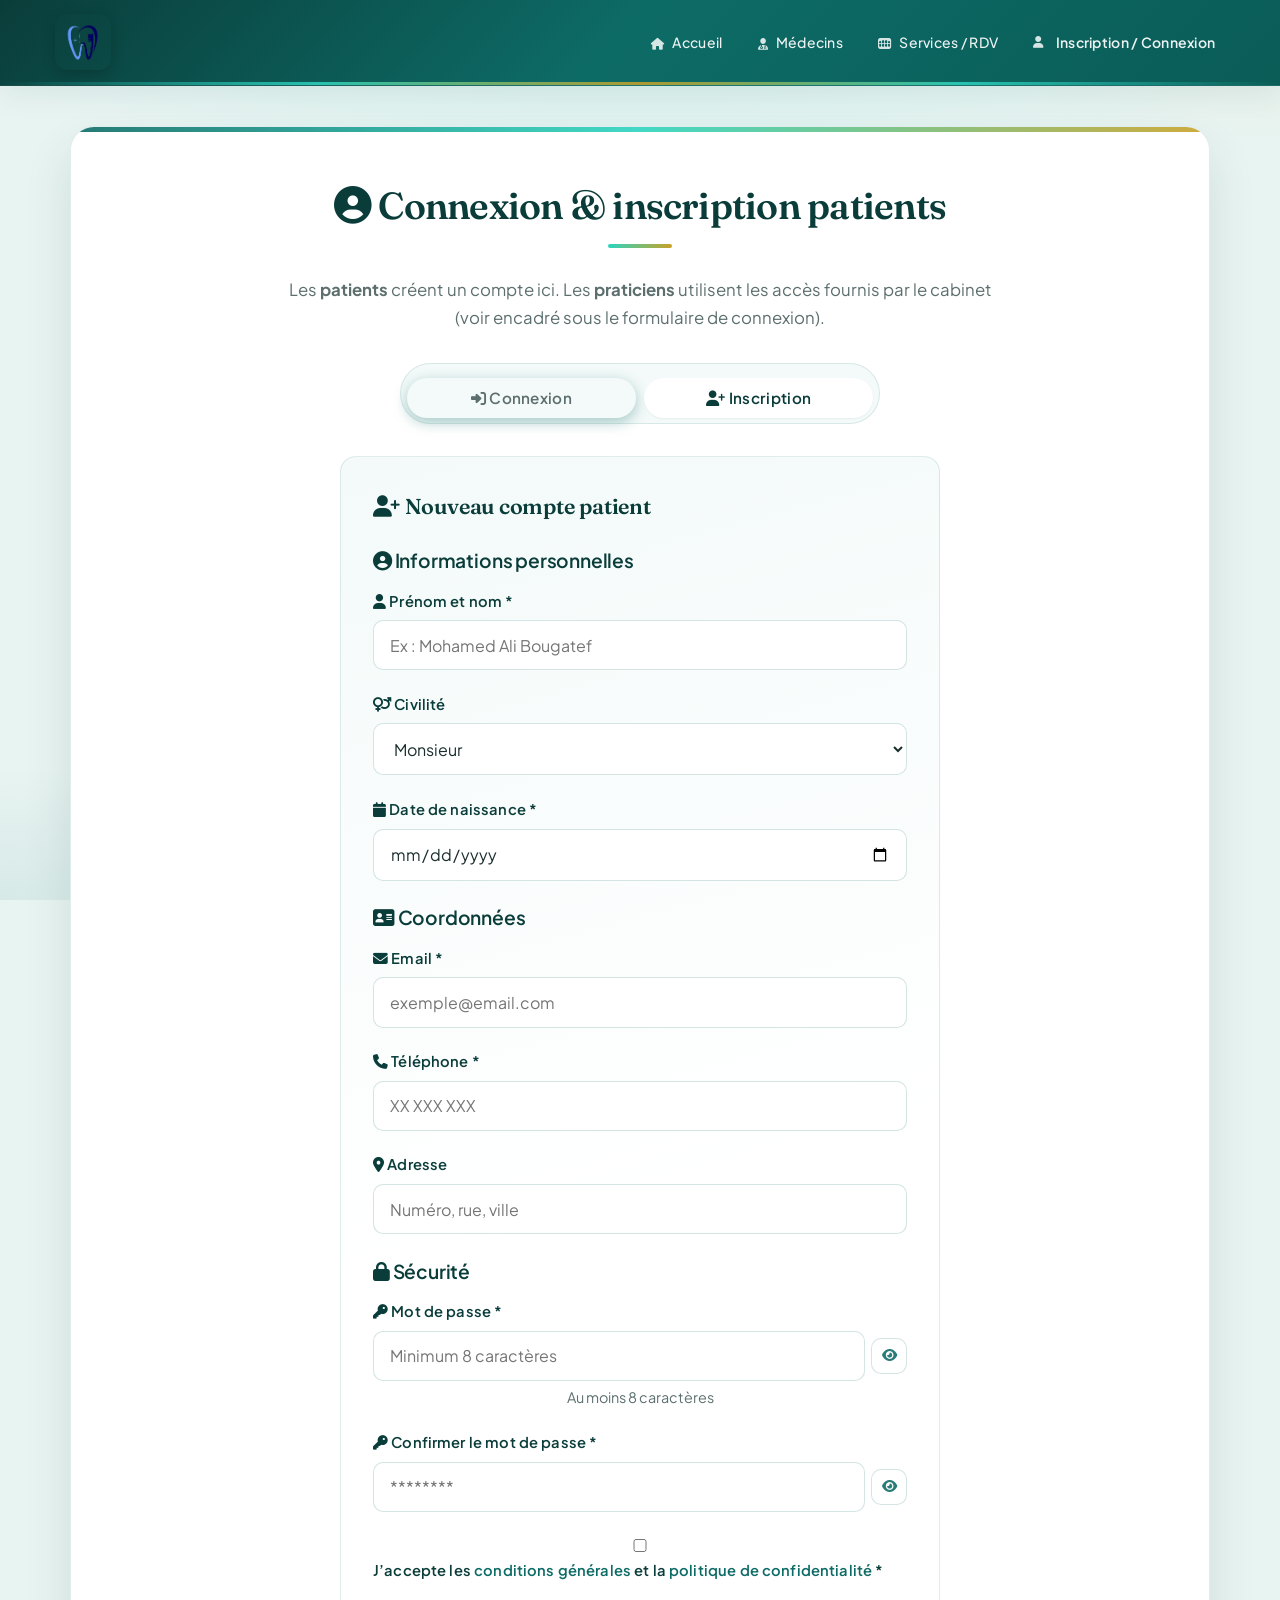
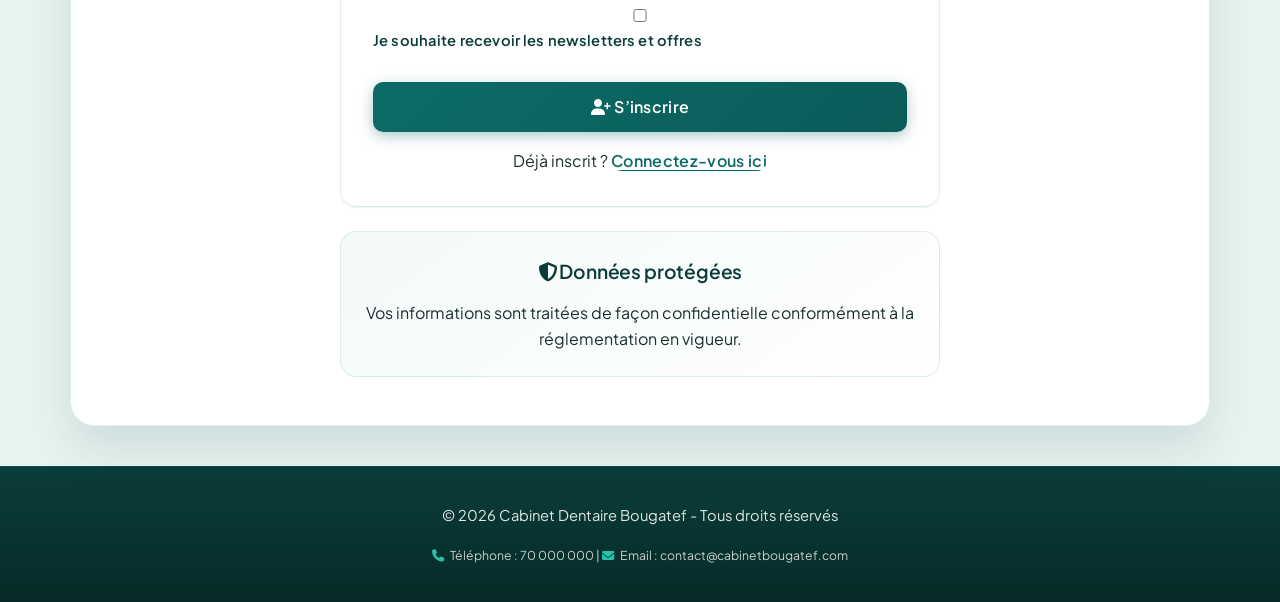
<file: inscription.html>
<!DOCTYPE html>
<html lang="fr">
<head>
    <meta charset="UTF-8">
    <meta http-equiv="refresh" content="0;url=inscription-connexion.html#inscription">
    <title>Redirection…</title>
    <script>window.location.replace('inscription-connexion.html#inscription');</script>
    <link rel="canonical" href="inscription-connexion.html#inscription">
</head>
<body>
    <p>Redirection vers <a href="inscription-connexion.html#inscription">Inscription / Connexion</a>…</p>
</body>
</html>
</file>
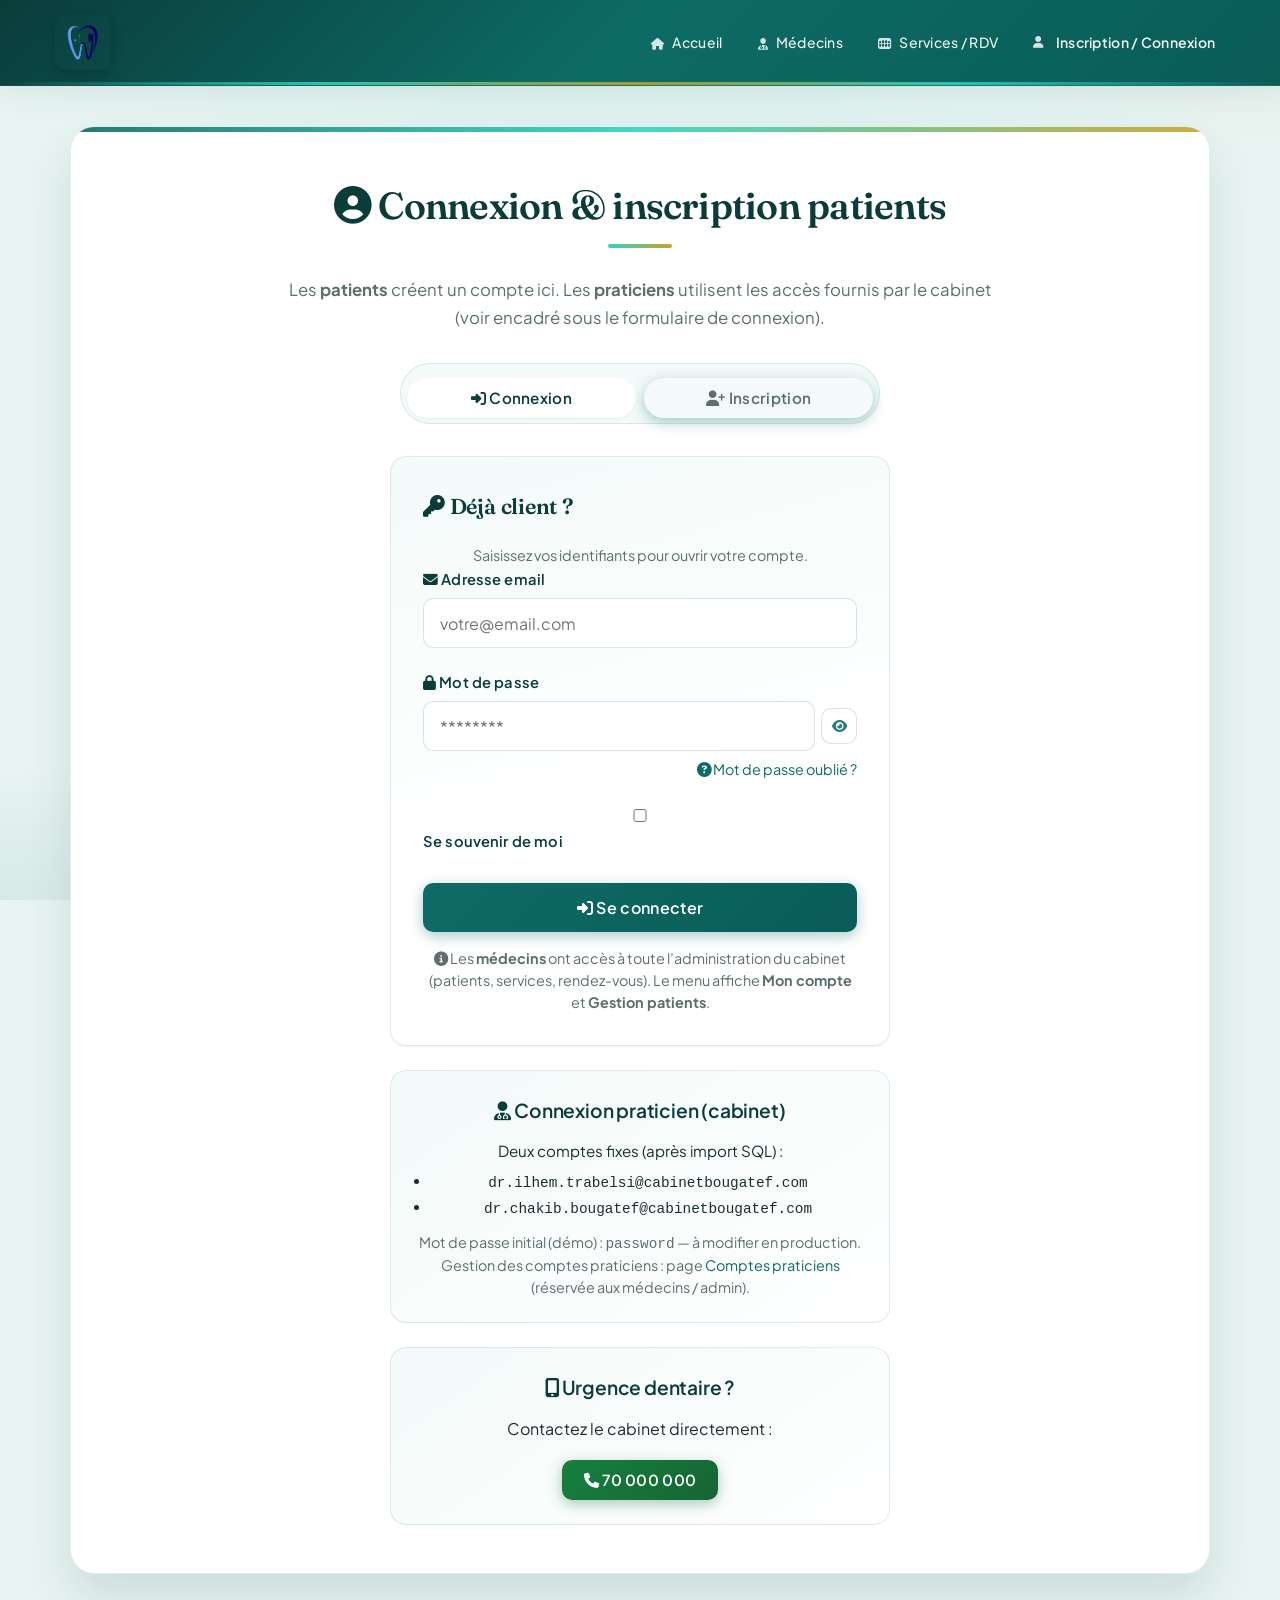
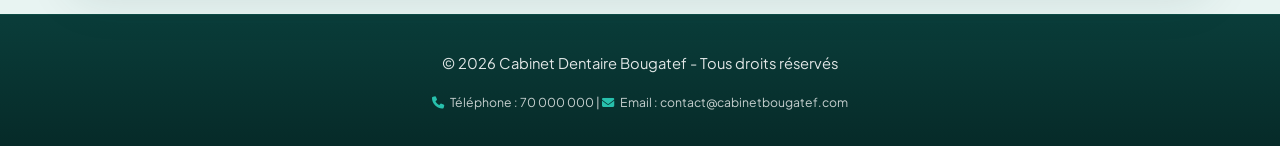
<file: login.html>
<!DOCTYPE html>
<html lang="fr">
<head>
    <meta charset="UTF-8">
    <meta http-equiv="refresh" content="0;url=inscription-connexion.html#connexion">
    <title>Redirection…</title>
    <script>window.location.replace('inscription-connexion.html#connexion');</script>
    <link rel="canonical" href="inscription-connexion.html#connexion">
</head>
<body>
    <p>Redirection vers <a href="inscription-connexion.html#connexion">Inscription / Connexion</a>…</p>
</body>
</html>
</file>
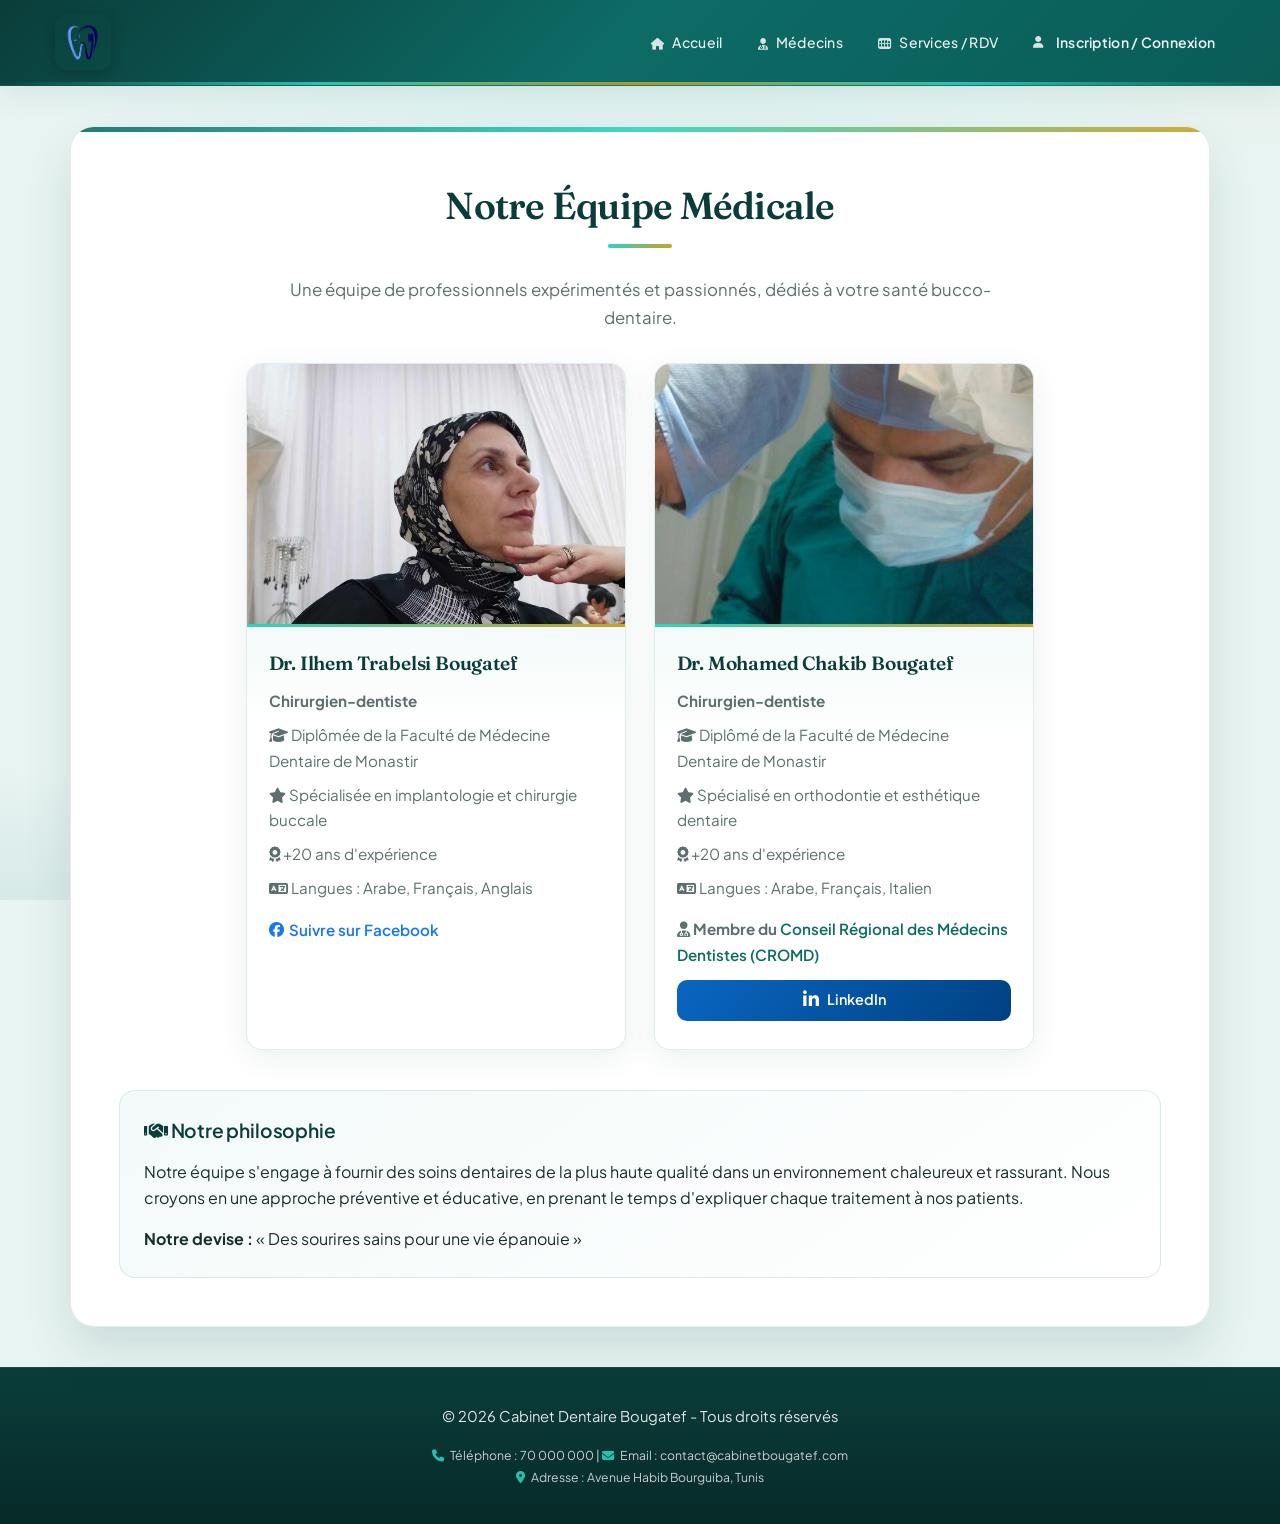
<file: medecins.html>
<!DOCTYPE html>
<html lang="fr">
<head>
    <meta charset="UTF-8">
    <meta name="viewport" content="width=device-width, initial-scale=1.0">
    <title>Nos Médecins - Cabinet Dentaire</title>
    <link rel="stylesheet" href="style.css">
    <link rel="stylesheet" href="https://cdnjs.cloudflare.com/ajax/libs/font-awesome/6.4.0/css/all.min.css">
    <link rel="icon" type="image/x-icon" href="logopg.png">
</head>
<body>
    <header>
        <div class="header-container">
            <a href="index.html"><img src="logopg.png" alt="Logo Cabinet Dentaire"></a>
            <nav>
                <a href="index.html"><i class="fas fa-home"></i> Accueil</a>
                <a href="medecins.html"><i class="fas fa-user-md"></i> Médecins</a>
                <a href="services.html"><i class="fas fa-teeth"></i> Services / RDV</a>
                <span class="nav-auth-slot" id="navAuthSlot">
                    <a href="inscription-connexion.html" class="nav-auth-combined"><i class="fas fa-user"></i> Inscription / Connexion</a>
                </span>
                <a href="gestion-patient.html" class="nav-link-gestion-patients" hidden><i class="fas fa-clipboard-list"></i> Gestion Patients</a>
                <a href="gestion-rdv.html" class="nav-link-gestion-rdv" hidden><i class="fas fa-calendar-check"></i> Rendez-vous</a>
            </nav>
        </div>
    </header>

    <div class="container-custom">
        <h1>Notre Équipe Médicale</h1>
        <p class="subtitle">
            Une équipe de professionnels expérimentés et passionnés, dédiés à votre santé bucco-dentaire.
        </p>

        <div class="cards">
            <div class="card-medecin">
                <img src="ilhem.jpg" alt="Dr. Ilhem Trabelsi Bougatef">
                <div class="card-medecin-content">
                    <h3>Dr. Ilhem Trabelsi Bougatef</h3>
                    <p><strong>Chirurgien-dentiste</strong></p>
                    <p><i class="fas fa-graduation-cap"></i> Diplômée de la Faculté de Médecine Dentaire de Monastir</p>
                    <p><i class="fas fa-star"></i> Spécialisée en implantologie et chirurgie buccale</p>
                    <p><i class="fas fa-award"></i> +20 ans d'expérience</p>
                    <p><i class="fas fa-language"></i> Langues : Arabe, Français, Anglais</p>
                    <p style="margin-top: 15px;">
                        <a href="https://www.facebook.com/profile.php?id=100051257452734" target="_blank" rel="noopener noreferrer" class="btn-social-fb">
                            <i class="fab fa-facebook"></i> Suivre sur Facebook
                        </a>
                    </p>
                </div>
            </div>

            <div class="card-medecin">
                <img src="chakib.jpg" alt="Dr. Mohamed Chakib Bougatef">
                <div class="card-medecin-content">
                    <h3>Dr. Mohamed Chakib Bougatef</h3>
                    <p><strong>Chirurgien-dentiste</strong></p>
                    <p><i class="fas fa-graduation-cap"></i> Diplômé de la Faculté de Médecine Dentaire de Monastir</p>
                    <p><i class="fas fa-star"></i> Spécialisé en orthodontie et esthétique dentaire</p>
                    <p><i class="fas fa-award"></i> +20 ans d'expérience</p>
                    <p><i class="fas fa-language"></i> Langues : Arabe, Français, Italien</p>
                    <p style="margin-top: 15px;">
                        <i class="fas fa-user-md"></i> <strong>Membre du</strong>
                        <a href="https://app.cnomdt.tn/1646/fr/presentation" target="_blank" rel="noopener noreferrer" style="font-weight: 600;">
                            Conseil Régional des Médecins Dentistes (CROMD)
                        </a>
                    </p>
                    <div class="social-row">
                        <a href="https://www.linkedin.com/in/bougatef-med-chakib-aaa70162/?originalSubdomain=tn"
                           target="_blank"
                           rel="noopener noreferrer"
                           class="btn-social-linkedin">
                            <i class="fab fa-linkedin-in fa-lg"></i>
                            <span>LinkedIn</span>
                        </a>
                    </div>
                </div>
            </div>
        </div>

        <div class="aside-card" style="margin-top: 2.5rem; text-align: left;">
            <h3><i class="fas fa-handshake"></i> Notre philosophie</h3>
            <p style="margin-bottom: 15px;">
                Notre équipe s'engage à fournir des soins dentaires de la plus haute qualité dans un environnement chaleureux et rassurant.
                Nous croyons en une approche préventive et éducative, en prenant le temps d'expliquer chaque traitement à nos patients.
            </p>
            <p>
                <strong>Notre devise :</strong> « Des sourires sains pour une vie épanouie »
            </p>
        </div>
    </div>

    <footer>
        © 2026 Cabinet Dentaire Bougatef - Tous droits réservés<br>
        <small>
            <i class="fas fa-phone"></i> Téléphone : 70 000 000 |
            <i class="fas fa-envelope"></i> Email : contact@cabinetbougatef.com<br>
            <i class="fas fa-map-marker-alt"></i> Adresse : Avenue Habib Bourguiba, Tunis
        </small>
    </footer>
    <script src="api-base.js"></script>
    <script src="nav-auth.js" defer></script>
</body>
</html>
</file>
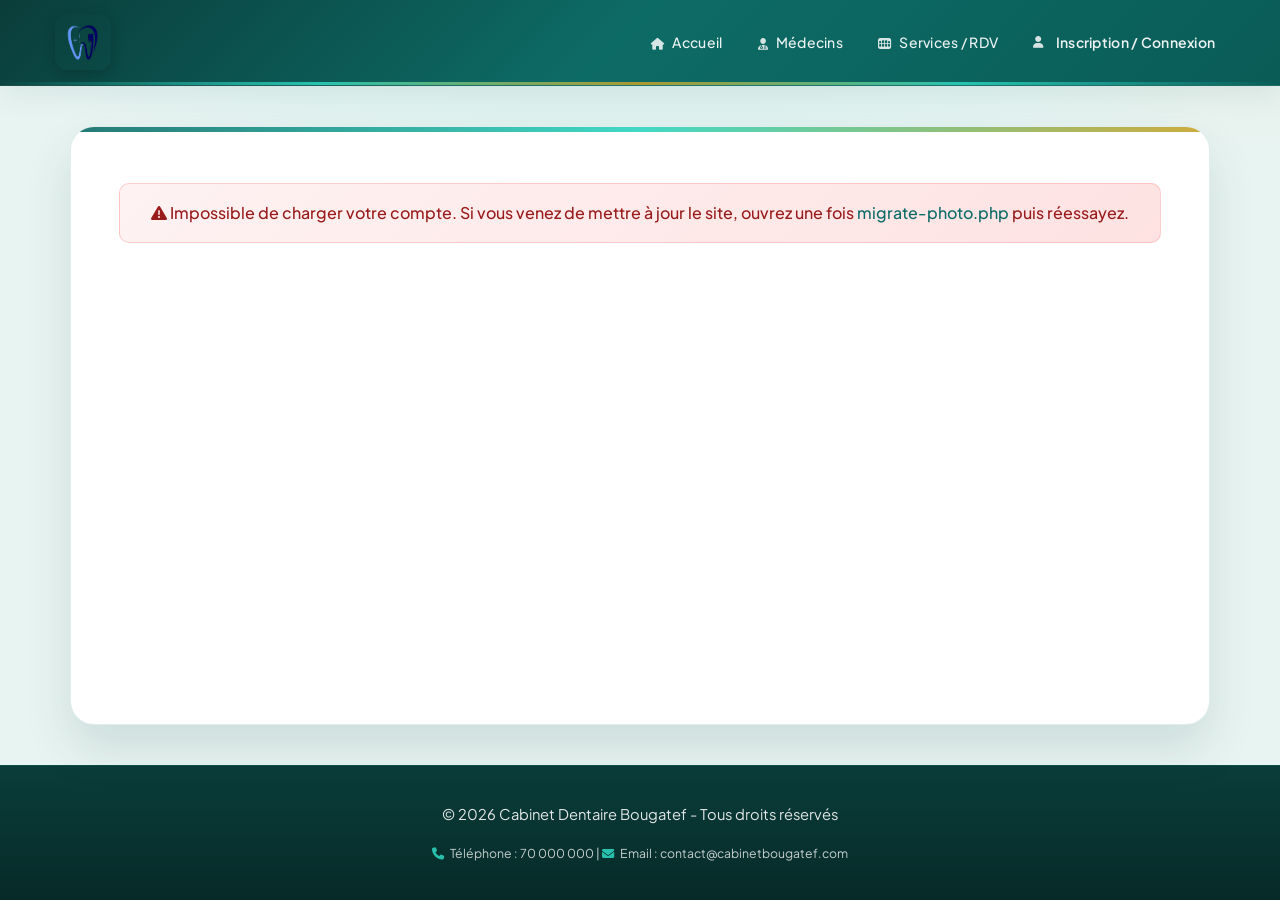
<file: mon-compte.html>
<!DOCTYPE html>
<html lang="fr">
<head>
    <meta charset="UTF-8">
    <meta name="viewport" content="width=device-width, initial-scale=1.0">
    <title>Mon compte - Cabinet Dentaire Bougatef</title>
    <link rel="stylesheet" href="style.css">
    <link rel="stylesheet" href="https://cdnjs.cloudflare.com/ajax/libs/font-awesome/6.4.0/css/all.min.css">
    <link rel="icon" type="image/x-icon" href="logopg.png">
</head>
<body>
    <header>
        <div class="header-container">
            <a href="index.html"><img src="logopg.png" alt="Logo Cabinet Dentaire"></a>
            <nav>
                <a href="index.html"><i class="fas fa-home"></i> Accueil</a>
                <a href="medecins.html"><i class="fas fa-user-md"></i> Médecins</a>
                <a href="services.html"><i class="fas fa-teeth"></i> Services / RDV</a>
                <span class="nav-auth-slot" id="navAuthSlot">
                    <a href="inscription-connexion.html" class="nav-auth-combined"><i class="fas fa-user"></i> Inscription / Connexion</a>
                </span>
                <a href="gestion-patient.html" class="nav-link-gestion-patients" hidden><i class="fas fa-clipboard-list"></i> Gestion Patients</a>
                <a href="gestion-rdv.html" class="nav-link-gestion-rdv" hidden><i class="fas fa-calendar-check"></i> Rendez-vous</a>
            </nav>
        </div>
    </header>

    <div class="container-custom">
        <div id="accountGate" class="message error" role="status">
            <i class="fas fa-spinner fa-spin"></i> Chargement de votre espace…
        </div>

        <div id="accountApp" class="hidden">
            <div class="account-hero">
                <div class="account-avatar-wrap">
                    <img id="accountAvatarImg" class="hidden" alt="Photo de profil">
                    <div id="accountAvatarFallback" class="account-avatar-fallback" aria-hidden="true"></div>
                    <form id="photoForm" class="account-photo-form">
                        <input type="file" name="photo" id="photoInput" accept="image/jpeg,image/png,image/webp,image/gif" hidden>
                        <button type="button" id="photoBtn" class="btn-small btn-secondary">
                            <i class="fas fa-camera"></i> Changer la photo
                        </button>
                    </form>
                </div>
                <div class="account-hero-text">
                    <h1 id="accountWelcomeTitle">Mon compte</h1>
                    <p class="account-role-line" id="accountRoleLine"></p>
                    <div class="account-hero-actions">
                        <a href="reserver-rdv.html" class="btn-small btn-secondary account-action-link"><i class="fas fa-calendar-plus"></i> Réserver</a>
                        <button type="button" id="logoutBtn" class="btn-small btn-secondary"><i class="fas fa-sign-out-alt"></i> Déconnexion</button>
                    </div>
                </div>
            </div>

            <div class="account-grid">
                <section class="form-section">
                    <h2><i class="fas fa-id-card"></i> Coordonnées personnelles</h2>
                    <form id="profileForm">
                        <div class="form-group">
                            <label for="pfNom"><i class="fas fa-user"></i> Nom</label>
                            <input type="text" id="pfNom" name="pfNom" required maxlength="100">
                        </div>
                        <div class="form-group">
                            <label for="pfPrenom"><i class="fas fa-user"></i> Prénom</label>
                            <input type="text" id="pfPrenom" name="pfPrenom" required maxlength="100">
                        </div>
                        <div class="form-group">
                            <label for="pfCivilite"><i class="fas fa-venus-mars"></i> Civilité</label>
                            <select id="pfCivilite" name="pfCivilite">
                                <option value="M">Monsieur</option>
                                <option value="Mme">Madame</option>
                                <option value="Mlle">Mademoiselle</option>
                            </select>
                        </div>
                        <div class="form-group">
                            <label for="pfNaissance"><i class="fas fa-calendar"></i> Date de naissance</label>
                            <input type="date" id="pfNaissance" name="pfNaissance" required>
                        </div>
                        <div class="form-group">
                            <label for="pfEmail"><i class="fas fa-envelope"></i> Email</label>
                            <input type="email" id="pfEmail" name="pfEmail" required maxlength="150" autocomplete="email">
                        </div>
                        <div class="form-group">
                            <label><input type="checkbox" id="pfNewsletter" name="pfNewsletter"> Recevoir les newsletters et offres</label>
                        </div>
                        <div class="form-group">
                            <label for="pfTel"><i class="fas fa-phone"></i> Téléphone</label>
                            <input type="tel" id="pfTel" name="pfTel" required>
                        </div>
                        <div class="form-group">
                            <label for="pfAdresse"><i class="fas fa-map-marker-alt"></i> Adresse</label>
                            <textarea id="pfAdresse" name="pfAdresse" rows="2" placeholder="Adresse postale"></textarea>
                        </div>
                        <button type="submit"><i class="fas fa-save"></i> Enregistrer les modifications</button>
                    </form>
                </section>

                <section class="form-section" id="dossierSection">
                    <h2><i class="fas fa-folder-open"></i> Dossier patient</h2>
                    <p id="noDossier" class="muted-note hidden">Aucun dossier patient n’est lié à ce compte. Contactez l’accueil si besoin.</p>
                    <div id="dossierContent" class="hidden">
                        <dl class="account-dl">
                            <dt>Nom sur le dossier</dt>
                            <dd id="dNomComplet"></dd>
                            <dt>Médecin référent</dt>
                            <dd id="dMedecin"></dd>
                            <dt>Notes médicales (antécédents)</dt>
                            <dd id="dNotes" class="account-notes"></dd>
                        </dl>
                    </div>
                </section>
            </div>

            <section class="account-history-block">
                <h2><i class="fas fa-history"></i> Historique des consultations &amp; actes</h2>
                <p class="subtitle account-subtitle-tight">Rendez-vous, soins associés et comptes rendus.</p>
                <p id="noHistory" class="empty-state hidden">Aucune consultation enregistrée pour le moment.</p>
                <div id="historyWrap" class="account-table-wrap hidden"></div>
            </section>

            <section class="account-history-block">
                <h2><i class="fas fa-money-check-alt"></i> Détail des paiements</h2>
                <p id="noPayments" class="empty-state hidden">Aucun paiement enregistré.</p>
                <div id="paymentsWrap" class="account-table-wrap hidden"></div>
            </section>
        </div>
    </div>

    <footer>
        © 2026 Cabinet Dentaire Bougatef - Tous droits réservés<br>
        <small>
            <i class="fas fa-phone"></i> Téléphone : 70 000 000 |
            <i class="fas fa-envelope"></i> Email : contact@cabinetbougatef.com
        </small>
    </footer>
    <script src="api-base.js"></script>
    <script src="nav-auth.js" defer></script>
    <script src="mon-compte.js" defer></script>
</body>
</html>
</file>
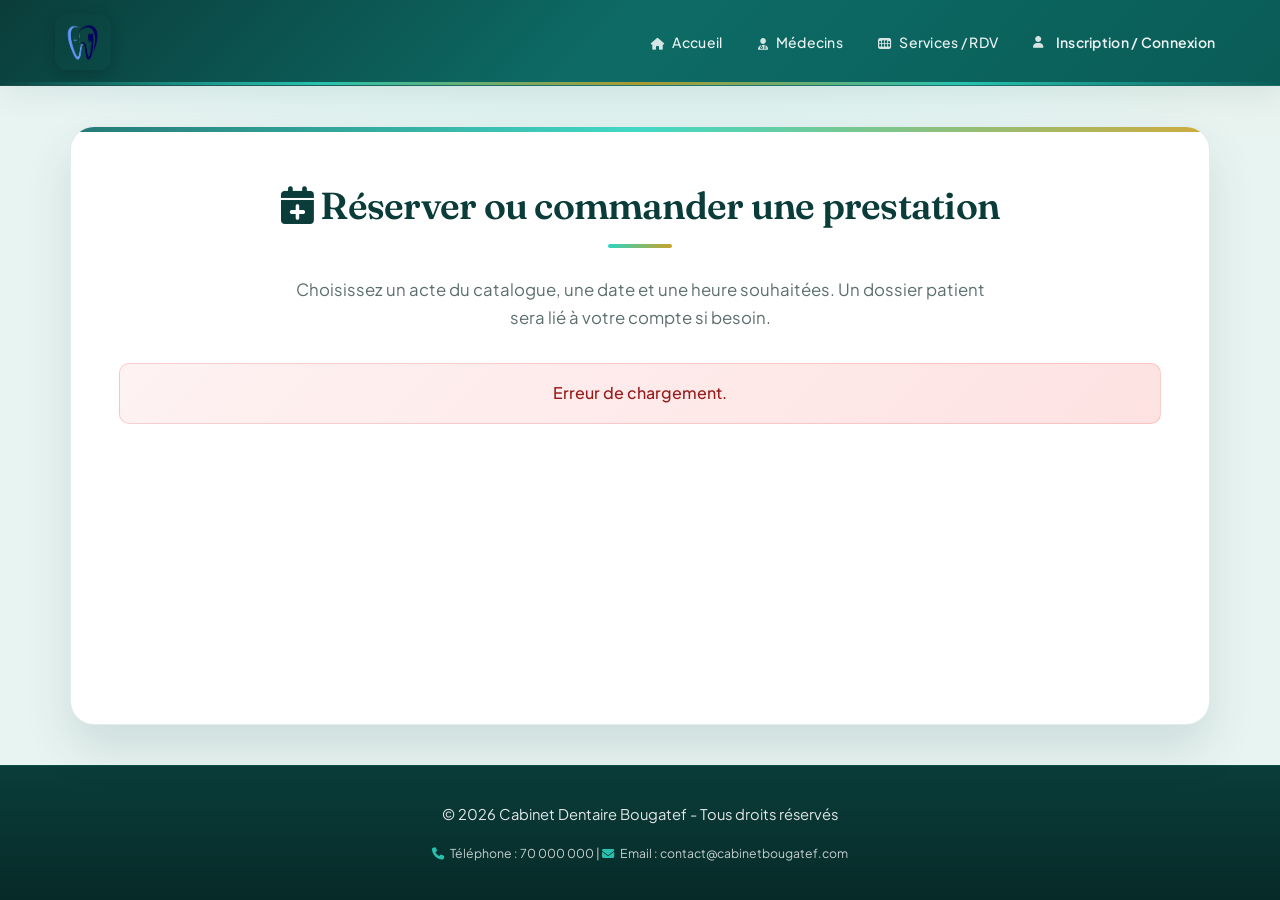
<file: reserver-rdv.html>
<!DOCTYPE html>
<html lang="fr">
<head>
    <meta charset="UTF-8">
    <meta name="viewport" content="width=device-width, initial-scale=1.0">
    <title>Réserver une prestation - Cabinet Dentaire Bougatef</title>
    <link rel="stylesheet" href="style.css">
    <link rel="stylesheet" href="https://cdnjs.cloudflare.com/ajax/libs/font-awesome/6.4.0/css/all.min.css">
    <link rel="icon" type="image/x-icon" href="logopg.png">
</head>
<body>
    <header>
        <div class="header-container">
            <a href="index.html"><img src="logopg.png" alt="Logo Cabinet Dentaire"></a>
            <nav>
                <a href="index.html"><i class="fas fa-home"></i> Accueil</a>
                <a href="medecins.html"><i class="fas fa-user-md"></i> Médecins</a>
                <a href="services.html"><i class="fas fa-teeth"></i> Services / RDV</a>
                <span class="nav-auth-slot" id="navAuthSlot">
                    <a href="inscription-connexion.html" class="nav-auth-combined"><i class="fas fa-user"></i> Inscription / Connexion</a>
                </span>
                <a href="gestion-patient.html" class="nav-link-gestion-patients" hidden><i class="fas fa-clipboard-list"></i> Gestion Patients</a>
                <a href="gestion-rdv.html" class="nav-link-gestion-rdv" hidden><i class="fas fa-calendar-check"></i> Rendez-vous</a>
            </nav>
        </div>
    </header>

    <div class="container-custom">
        <h1><i class="fas fa-calendar-plus"></i> Réserver ou commander une prestation</h1>
        <p class="subtitle">
            Choisissez un acte du catalogue, une date et une heure souhaitées. Un dossier patient sera lié à votre compte si besoin.
        </p>

        <div id="reserveGate" class="message error" role="status">
            <i class="fas fa-spinner fa-spin"></i> Vérification de la session…
        </div>

        <div id="reserveApp" class="hidden">
            <section class="form-section form-section--narrow" style="margin: 0 auto;">
                <form id="reserveForm">
                    <div id="reserveMessage" class="message" style="display: none;"></div>
                    <div class="form-group">
                        <label for="reserveService"><i class="fas fa-teeth"></i> Acte / service *</label>
                        <select id="reserveService" required></select>
                    </div>
                    <div class="form-group">
                        <label for="reserveDate"><i class="fas fa-calendar"></i> Date souhaitée *</label>
                        <input type="date" id="reserveDate" required>
                    </div>
                    <div class="form-group">
                        <label for="reserveTime"><i class="fas fa-clock"></i> Heure souhaitée</label>
                        <input type="time" id="reserveTime" value="09:00">
                    </div>
                    <div class="form-group">
                        <label for="reserveNotes"><i class="fas fa-comment"></i> Message (optionnel)</label>
                        <textarea id="reserveNotes" rows="3" placeholder="Urgence, préférences…"></textarea>
                    </div>
                    <button type="submit"><i class="fas fa-paper-plane"></i> Envoyer la demande</button>
                    <p class="muted-note" style="margin-top: 1rem;">
                        <a href="mon-compte.html">Mon compte</a> — suivi des rendez-vous et paiements.
                    </p>
                </form>
            </section>
        </div>
    </div>

    <footer>
        © 2026 Cabinet Dentaire Bougatef - Tous droits réservés<br>
        <small>
            <i class="fas fa-phone"></i> Téléphone : 70 000 000 |
            <i class="fas fa-envelope"></i> Email : contact@cabinetbougatef.com
        </small>
    </footer>
    <script src="api-base.js"></script>
    <script src="nav-auth.js" defer></script>
    <script src="reserver-rdv.js" defer></script>
    <script>
        document.addEventListener('DOMContentLoaded', function () {
            var d = document.getElementById('reserveDate');
            if (d) {
                var t = new Date().toISOString().slice(0, 10);
                d.min = t;
                d.value = t;
            }
        });
    </script>
</body>
</html>
</file>
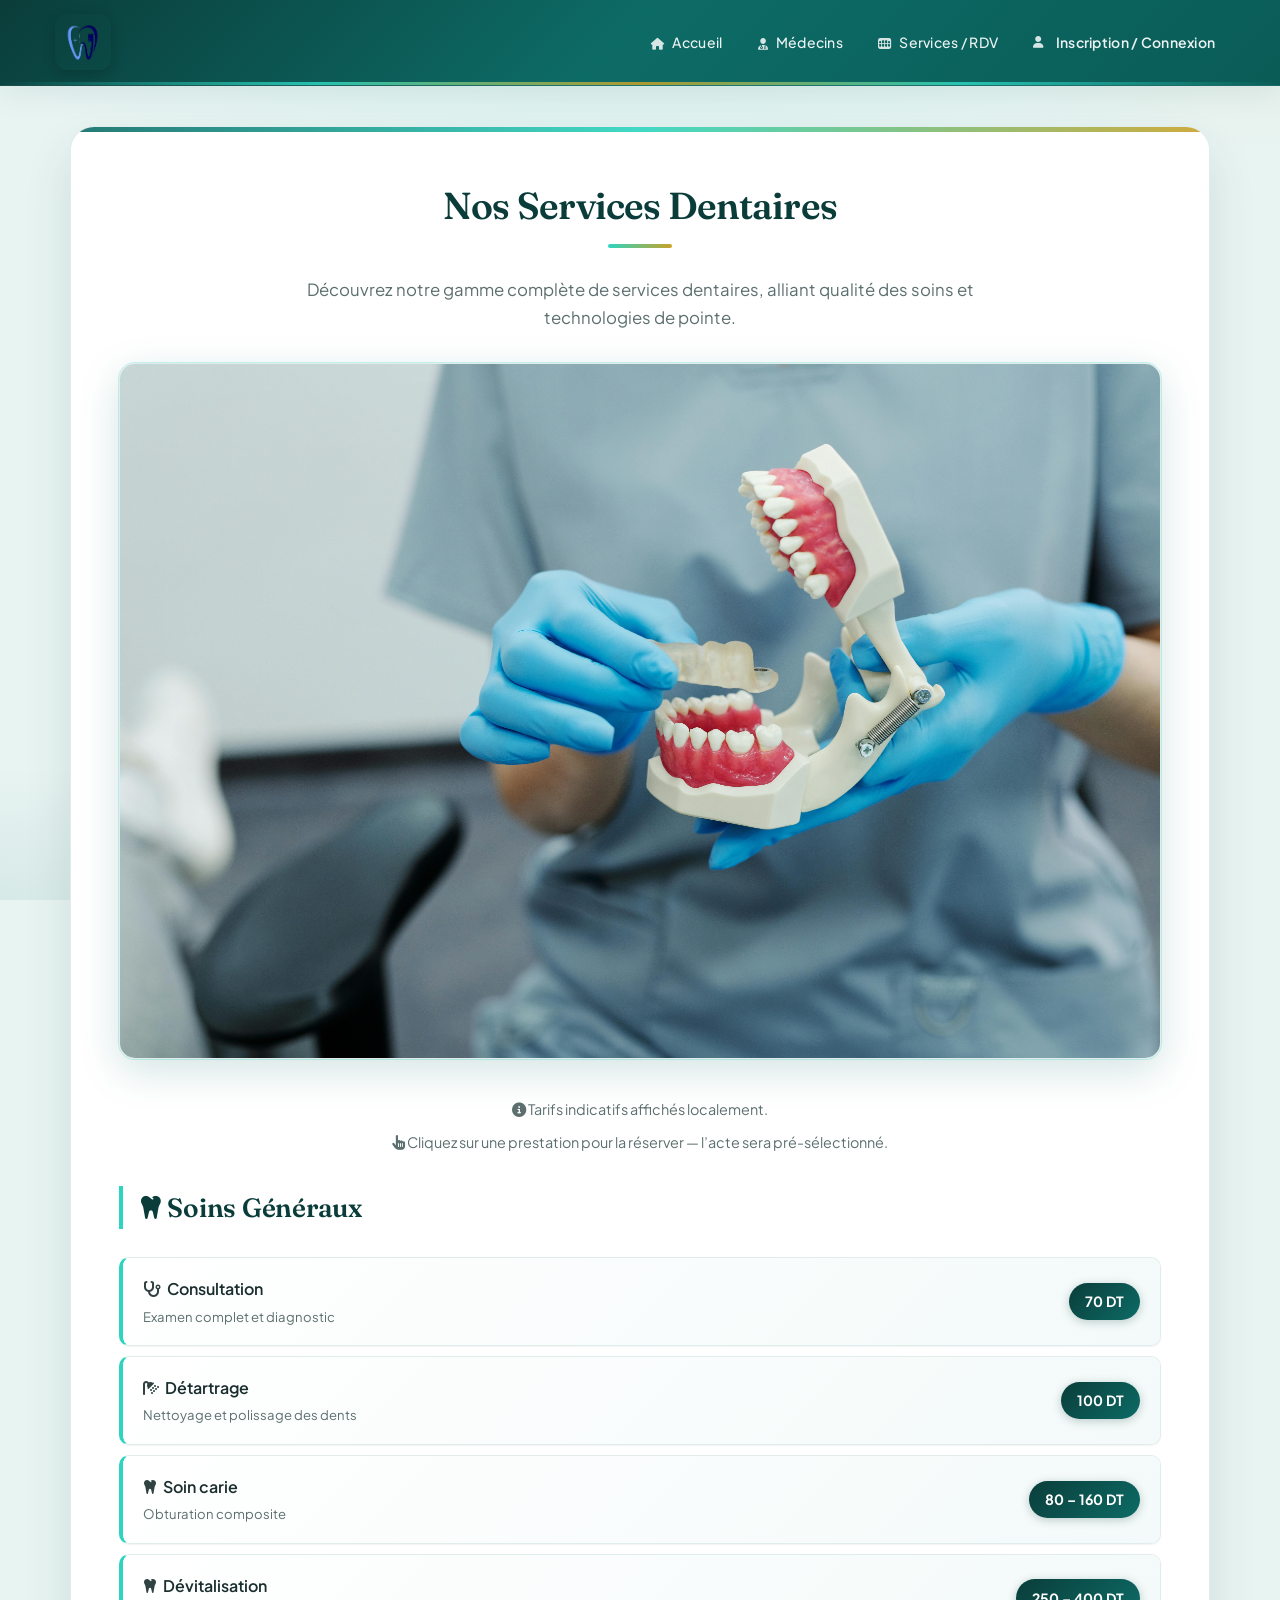
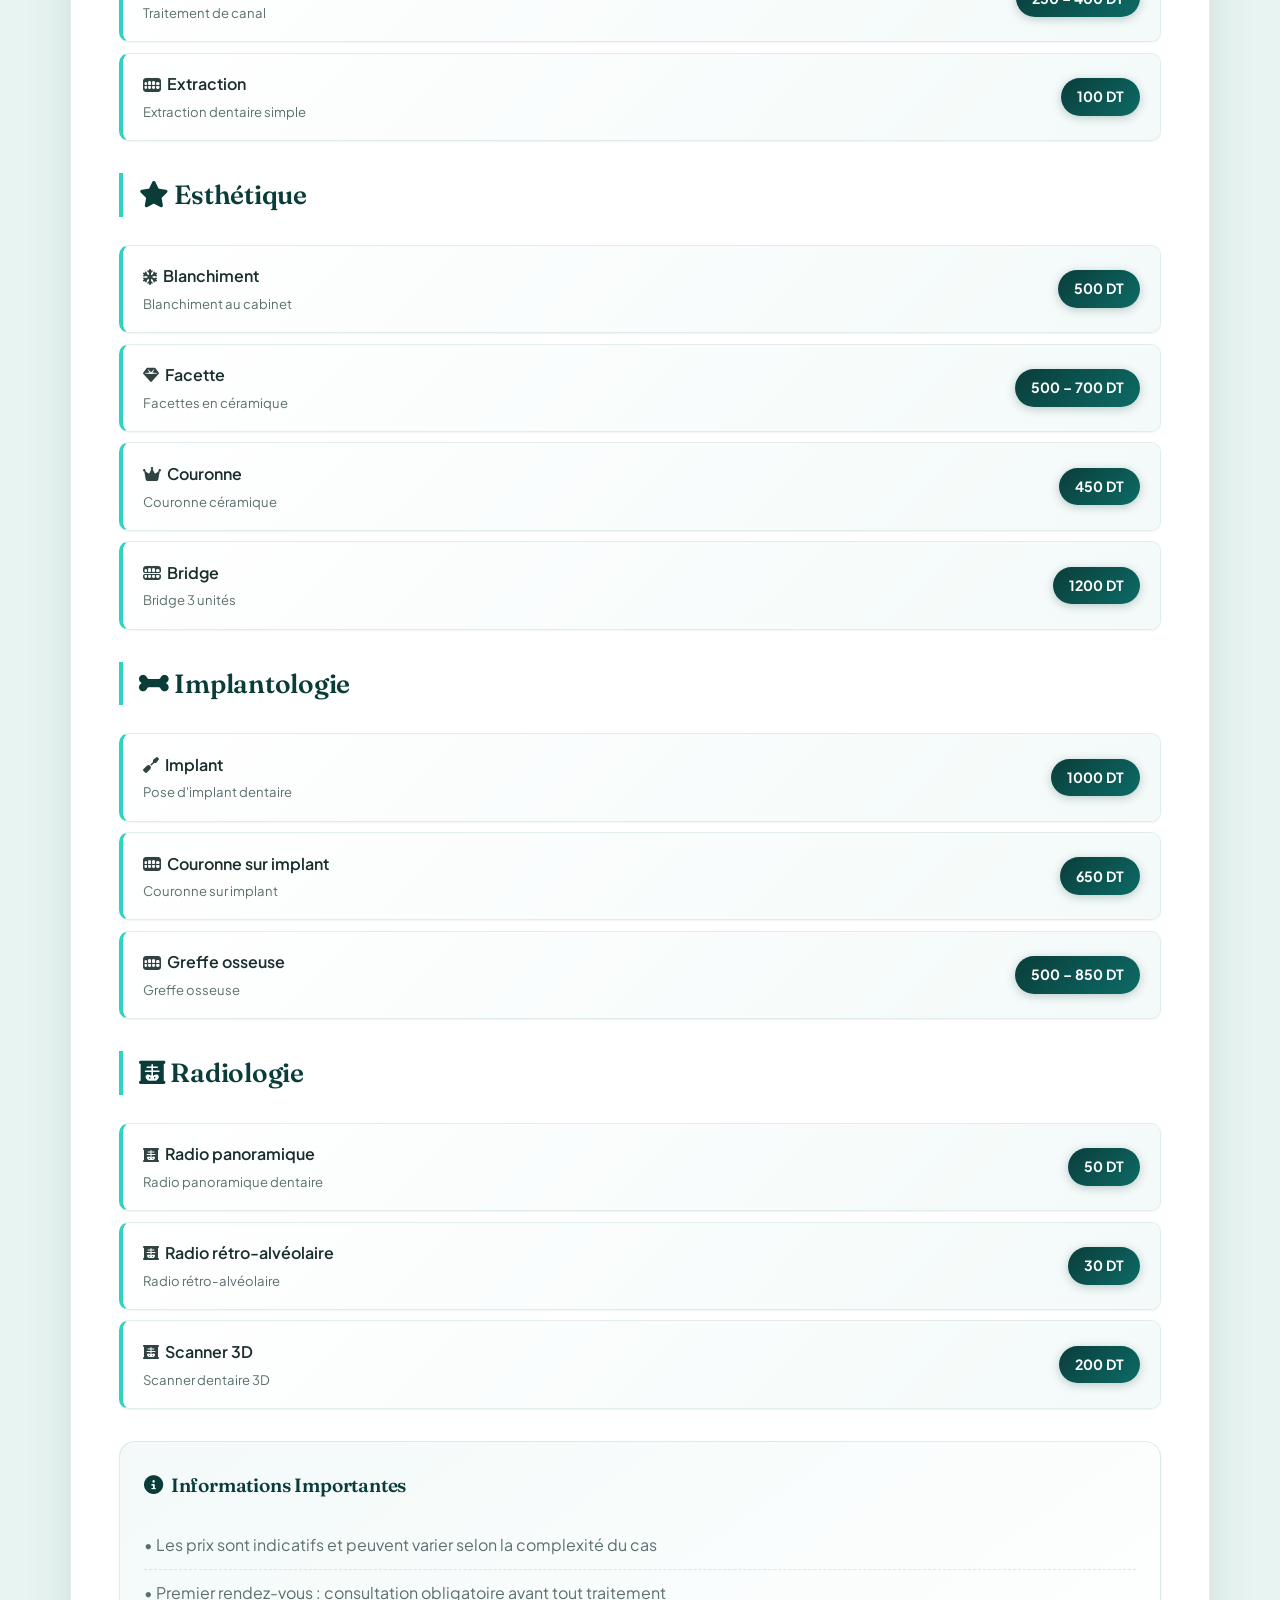
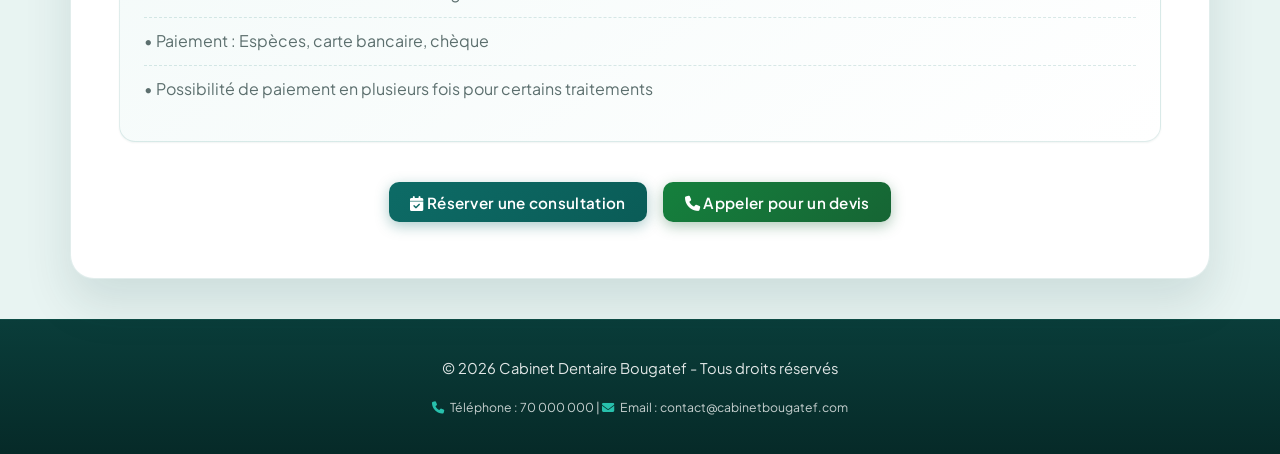
<file: services.html>
<!DOCTYPE html>
<html lang="fr">
<head>
    <meta charset="UTF-8">
    <meta name="viewport" content="width=device-width, initial-scale=1.0">
    <title>Nos Services - Cabinet Dentaire</title>
    <link rel="stylesheet" href="style.css">
    <link rel="stylesheet" href="https://cdnjs.cloudflare.com/ajax/libs/font-awesome/6.4.0/css/all.min.css">
     <link rel="icon" type="image/x-icon" href="logopg.png">

</head>

<body>
    <header>
        <div class="header-container">
            <a href="index.html"><img src="logopg.png" alt="Logo Cabinet Dentaire"></a>
            <nav>
                <a href="index.html"><i class="fas fa-home"></i> Accueil</a>
                <a href="medecins.html"><i class="fas fa-user-md"></i> Médecins</a>
                <a href="services.html"><i class="fas fa-teeth"></i> Services / RDV</a>
                <span class="nav-auth-slot" id="navAuthSlot">
                    <a href="inscription-connexion.html" class="nav-auth-combined"><i class="fas fa-user"></i> Inscription / Connexion</a>
                </span>
                <a href="gestion-patient.html" class="nav-link-gestion-patients" hidden><i class="fas fa-clipboard-list"></i> Gestion Patients</a>
                <a href="gestion-rdv.html" class="nav-link-gestion-rdv" hidden><i class="fas fa-calendar-check"></i> Rendez-vous</a>
            </nav>
        </div>
    </header>

    <div class="container-custom">
        <h1>Nos Services Dentaires</h1>
        <p class="subtitle">
            Découvrez notre gamme complète de services dentaires, alliant qualité des soins et technologies de pointe.
        </p>
        
        <div class="figure-hero">
            <img src="dentiste.jpg" alt="Salle de traitement moderne">
        </div>
        
        <div id="servicesListRoot" class="services-dynamic-root"></div>

        <div class="horaires">
            <h3><i class="fas fa-info-circle"></i> Informations Importantes</h3>
            <p>• Les prix sont indicatifs et peuvent varier selon la complexité du cas</p>
            <p>• Premier rendez-vous : consultation obligatoire avant tout traitement</p>
            <p>• Paiement : Espèces, carte bancaire, chèque</p>
            <p>• Possibilité de paiement en plusieurs fois pour certains traitements</p>
        </div>
        
        <div class="cta-row">
            <a href="reserver-rdv.html">
                <button type="button" class="btn-small"><i class="fas fa-calendar-check"></i> Réserver une consultation</button>
            </a>
            <a href="tel:70000000">
                <button type="button" class="btn-small btn-accent"><i class="fas fa-phone"></i> Appeler pour un devis</button>
            </a>
        </div>

    </div>

    <footer>
        © 2026 Cabinet Dentaire Bougatef - Tous droits réservés<br>
        <small>
            <i class="fas fa-phone"></i> Téléphone : 70 000 000 | 
            <i class="fas fa-envelope"></i> Email : contact@cabinetbougatef.com
        </small>
    </footer>
    <script src="api-base.js"></script>
    <script src="nav-auth.js" defer></script>
    <script src="services-catalog.js" defer></script>
</body>
</html>
</file>
<file: style.css>
@import url("https://fonts.googleapis.com/css2?family=Fraunces:ital,opsz,wght@0,9..144,400;0,9..144,500;0,9..144,600;0,9..144,700;1,9..144,400&family=Plus+Jakarta+Sans:ital,wght@0,300;0,400;0,500;0,600;0,700;1,400&display=swap");

/* ——— Design tokens ——— */
:root {
    --font-sans: "Plus Jakarta Sans", system-ui, -apple-system, "Segoe UI", sans-serif;
    --font-display: "Fraunces", Georgia, "Times New Roman", serif;

    --color-deep: #0a3d3a;
    --color-primary: #0d6b66;
    --color-accent: #2dd4bf;
    --color-accent-soft: rgba(45, 212, 191, 0.15);
    --color-gold: #c9a227;
    --color-gold-soft: rgba(201, 162, 39, 0.12);

    --color-text: #1a2e2d;
    --color-text-muted: #5c6f6e;
    --color-surface: #ffffff;
    --color-surface-2: #f3faf9;
    --color-border: rgba(13, 107, 102, 0.12);

    --radius-sm: 10px;
    --radius-md: 16px;
    --radius-lg: 24px;
    --radius-xl: 32px;

    --shadow-sm: 0 1px 2px rgba(10, 61, 58, 0.06);
    --shadow-md: 0 8px 30px rgba(10, 61, 58, 0.08);
    --shadow-lg: 0 24px 48px rgba(10, 61, 58, 0.12);
    --shadow-glow: 0 0 0 1px rgba(45, 212, 191, 0.25), 0 12px 40px rgba(13, 107, 102, 0.18);

    --header-h: 76px;
    --ease-out: cubic-bezier(0.22, 1, 0.36, 1);
}

*,
*::before,
*::after {
    margin: 0;
    padding: 0;
    box-sizing: border-box;
}

html {
    scroll-behavior: smooth;
}

::selection {
    background: var(--color-accent-soft);
    color: var(--color-deep);
}

html {
    height: 100%;
}

.page-main {
    flex: 1;
    display: flex;
    flex-direction: column;
    width: 100%;
}

body {
    font-family: var(--font-sans);
    min-height: 100%;
    overflow-x: hidden;
    background-color: #e8f4f2;
    background-image:
        radial-gradient(ellipse 120% 80% at 50% -20%, rgba(45, 212, 191, 0.18), transparent 55%),
        radial-gradient(ellipse 60% 40% at 100% 0%, rgba(201, 162, 39, 0.06), transparent 45%),
        radial-gradient(ellipse 50% 30% at 0% 100%, rgba(13, 107, 102, 0.08), transparent 50%);
    background-attachment: fixed;
    color: var(--color-text);
    line-height: 1.65;
    min-height: 100vh;
    display: flex;
    flex-direction: column;
    font-weight: 400;
    -webkit-font-smoothing: antialiased;
}

/* ——— Header ——— */
header {
    position: sticky;
    top: 0;
    z-index: 100;
    min-height: var(--header-h);
    padding: 0;
    color: #fff;
    background: linear-gradient(135deg, var(--color-deep) 0%, var(--color-primary) 48%, #0a5c57 100%);
    box-shadow: var(--shadow-md);
    border-bottom: 1px solid rgba(255, 255, 255, 0.08);
}

header::after {
    content: "";
    position: absolute;
    left: 0;
    right: 0;
    bottom: 0;
    height: 3px;
    background: linear-gradient(90deg, transparent, var(--color-accent), var(--color-gold), var(--color-accent), transparent);
    opacity: 0.85;
}

.header-container {
    width: min(92%, 1240px);
    margin: 0 auto;
    min-height: var(--header-h);
    display: flex;
    align-items: center;
    justify-content: space-between;
    gap: 1.25rem;
    padding: 0.65rem 0;
}

header .header-container > a:first-child {
    display: flex;
    align-items: center;
    flex-shrink: 0;
    border-radius: var(--radius-sm);
    padding: 4px;
    transition: box-shadow 0.35s var(--ease-out), transform 0.35s var(--ease-out);
}

header .header-container > a:first-child:hover {
    box-shadow: 0 0 0 2px rgba(255, 255, 255, 0.35);
    transform: scale(1.02);
}

header .header-container > a:first-child:focus-visible {
    outline: 2px solid var(--color-accent);
    outline-offset: 4px;
}

header img {
    height: 56px;
    width: auto;
    border-radius: 12px;
    box-shadow: 0 4px 14px rgba(0, 0, 0, 0.2);
}

nav {
    display: flex;
    flex-wrap: wrap;
    align-items: center;
    justify-content: flex-end;
    gap: 0.35rem 0.5rem;
}

nav a {
    color: rgba(255, 255, 255, 0.92);
    text-decoration: none;
    font-weight: 500;
    font-size: 0.875rem;
    letter-spacing: 0.02em;
    padding: 0.5rem 0.85rem;
    border-radius: 999px;
    transition: background 0.25s var(--ease-out), color 0.25s, transform 0.2s;
    white-space: nowrap;
}

nav a i {
    margin-right: 0.35rem;
    opacity: 0.9;
    font-size: 0.85em;
}

nav a:hover {
    background: rgba(255, 255, 255, 0.14);
    text-decoration: none;
    color: #fff;
    transform: translateY(-1px);
}

nav a:focus-visible {
    outline: 2px solid var(--color-accent);
    outline-offset: 2px;
}

/* ——— Main shell ——— */
.container-custom {
    width: min(92%, 1140px);
    margin: 2.5rem auto;
    background: var(--color-surface);
    padding: clamp(1.75rem, 4vw, 3rem);
    border-radius: var(--radius-lg);
    box-shadow: var(--shadow-lg);
    border: 1px solid var(--color-border);
    flex: 1;
    position: relative;
    overflow: hidden;
}

.container-custom::before {
    content: "";
    position: absolute;
    top: 0;
    left: 0;
    right: 0;
    height: 5px;
    background: linear-gradient(90deg, var(--color-primary), var(--color-accent), var(--color-gold));
    opacity: 0.9;
}

.container-custom > *:first-child {
    margin-top: 0.5rem;
}

/* ——— Typography ——— */
h1 {
    font-family: var(--font-display);
    color: var(--color-deep);
    text-align: center;
    margin: 0.5rem 0 1.75rem;
    font-size: clamp(1.65rem, 4vw, 2.35rem);
    font-weight: 600;
    letter-spacing: -0.02em;
    line-height: 1.2;
    text-transform: none;
}

h1::after {
    content: "";
    display: block;
    width: 64px;
    height: 4px;
    margin: 1rem auto 0;
    border-radius: 4px;
    background: linear-gradient(90deg, var(--color-accent), var(--color-gold));
}

h2 {
    font-family: var(--font-display);
    color: var(--color-deep);
    margin: 2rem 0 1.25rem;
    padding: 0 0 0 1rem;
    border-left: 4px solid var(--color-accent);
    font-size: clamp(1.35rem, 2.5vw, 1.65rem);
    font-weight: 600;
    letter-spacing: -0.01em;
}

h3 {
    color: var(--color-deep);
    margin-bottom: 0.75rem;
    font-size: 1.2rem;
    font-weight: 600;
    letter-spacing: -0.01em;
}

.lead {
    font-size: 1.08rem;
    line-height: 1.85;
    color: var(--color-text-muted);
    text-align: center;
    max-width: 52ch;
    margin: 0 auto 2rem;
}

.lead--justify {
    text-align: justify;
    text-align-last: center;
    max-width: none;
}

.subtitle {
    text-align: center;
    margin-bottom: 2rem;
    font-size: 1.05rem;
    color: var(--color-text-muted);
    max-width: 60ch;
    margin-left: auto;
    margin-right: auto;
}

/* ——— Hero video ——— */
.video-hero {
    text-align: center;
    margin: 2rem 0 2.5rem;
}

.video-hero video {
    max-width: 100%;
    height: auto;
    border-radius: var(--radius-md);
    box-shadow: var(--shadow-glow);
    border: 1px solid var(--color-border);
}

.figure-hero {
    text-align: center;
    margin: 2rem 0 2.5rem;
}

.figure-hero img {
    max-width: 100%;
    height: auto;
    border-radius: var(--radius-md);
    box-shadow: var(--shadow-glow);
    border: 1px solid var(--color-border);
    vertical-align: middle;
}

/* ——— CTA row ——— */
.cta-row {
    display: flex;
    flex-wrap: wrap;
    justify-content: center;
    align-items: stretch;
    gap: 1rem;
    margin-top: 2.5rem;
    margin-bottom: 0.5rem;
}

.cta-row a {
    text-decoration: none;
    display: inline-flex;
}

.cta-row button {
    min-width: 220px;
    max-width: 320px;
    width: auto;
    margin-top: 0;
}

/* ——— Forms ——— */
.form-container {
    display: flex;
    flex-wrap: wrap;
    gap: 2rem;
    justify-content: center;
    margin-top: 1.5rem;
}

.form-section {
    flex: 1;
    min-width: min(100%, 340px);
    background: linear-gradient(165deg, var(--color-surface-2) 0%, #fff 55%);
    padding: clamp(1.5rem, 3vw, 2rem);
    border-radius: var(--radius-md);
    border: 1px solid var(--color-border);
    box-shadow: var(--shadow-sm);
    position: relative;
}

.form-section h2 {
    margin-top: 0;
    border-left-width: 3px;
}

.form-group {
    margin-bottom: 1.35rem;
}

.form-group label {
    display: block;
    margin-bottom: 0.45rem;
    color: var(--color-deep);
    font-weight: 600;
    font-size: 0.92rem;
    letter-spacing: 0.01em;
}

.form-group input,
.form-group select,
.form-group textarea {
    width: 100%;
    padding: 0.85rem 1rem;
    border: 1.5px solid rgba(13, 107, 102, 0.18);
    border-radius: var(--radius-sm);
    font-size: 1rem;
    font-family: inherit;
    transition: border-color 0.2s, box-shadow 0.2s;
    background: #fff;
    color: var(--color-text);
}

.form-group input:hover,
.form-group select:hover,
.form-group textarea:hover {
    border-color: rgba(13, 107, 102, 0.28);
}

.form-group input:focus,
.form-group select:focus,
.form-group textarea:focus {
    outline: none;
    border-color: var(--color-primary);
    box-shadow: 0 0 0 4px var(--color-accent-soft);
}

/* Mot de passe : champ large + petit bouton œil à droite */
.password-field {
    display: flex;
    align-items: center;
    gap: 0.4rem;
    width: 100%;
}

.form-group .password-field input {
    flex: 1 1 0;
    min-width: 0;
    width: 100%;
    box-sizing: border-box;
}

.password-toggle {
    flex: 0 0 auto;
    display: inline-flex;
    align-items: center;
    justify-content: center;
    width: 2.25rem;
    height: 2.25rem;
    min-width: 2.25rem;
    padding: 0;
    margin: 0;
    margin-top: 0;
    border: 1px solid rgba(13, 107, 102, 0.2);
    background: #fff;
    color: var(--color-primary);
    cursor: pointer;
    line-height: 1;
    font-size: inherit;
    font-weight: 400;
    letter-spacing: normal;
    border-radius: var(--radius-sm);
    box-shadow: none;
    opacity: 0.88;
    overflow: visible;
    transition: opacity 0.2s, color 0.2s, background 0.2s, border-color 0.2s;
}

.password-toggle::after {
    display: none;
}

.password-toggle:hover {
    opacity: 1;
    transform: none;
    filter: none;
    box-shadow: none;
    background: var(--color-accent-soft);
    border-color: rgba(13, 107, 102, 0.28);
}

.password-toggle:active {
    transform: none;
}

.password-toggle:focus {
    outline: none;
}

.password-toggle:focus-visible {
    outline: 2px solid var(--color-primary);
    outline-offset: 2px;
}

.password-toggle i {
    font-size: 0.85rem;
    pointer-events: none;
}

.payment-info-container {
    padding: 1.25rem;
    margin: 0.5rem 0 1rem;
    border-radius: var(--radius-sm);
    background: linear-gradient(135deg, var(--color-gold-soft), var(--color-accent-soft));
    border: 1px dashed rgba(13, 107, 102, 0.2);
}

/* ——— Buttons ——— */
button {
    font-family: inherit;
    background: linear-gradient(135deg, var(--color-primary) 0%, #0a5c57 100%);
    color: #fff;
    border: none;
    padding: 0.9rem 1.75rem;
    border-radius: var(--radius-sm);
    font-size: 1rem;
    font-weight: 600;
    letter-spacing: 0.02em;
    cursor: pointer;
    transition: transform 0.2s var(--ease-out), box-shadow 0.25s, filter 0.2s;
    display: inline-block;
    text-align: center;
    width: 100%;
    margin-top: 0.5rem;
    box-shadow: 0 4px 14px rgba(13, 107, 102, 0.35);
    position: relative;
    overflow: hidden;
}

button::after {
    content: "";
    position: absolute;
    inset: 0;
    background: linear-gradient(120deg, transparent 40%, rgba(255, 255, 255, 0.12) 50%, transparent 60%);
    transform: translateX(-100%);
    transition: transform 0.6s var(--ease-out);
}

button:hover::after {
    transform: translateX(100%);
}

button:hover {
    transform: translateY(-2px);
    box-shadow: 0 8px 28px rgba(13, 107, 102, 0.45);
    filter: brightness(1.05);
}

button:active {
    transform: translateY(0);
}

button:focus-visible {
    outline: 3px solid var(--color-accent);
    outline-offset: 3px;
}

button:disabled {
    opacity: 0.65;
    cursor: not-allowed;
    transform: none;
}

.btn-small {
    width: auto;
    padding: 0.65rem 1.35rem;
    font-size: 0.95rem;
    margin-top: 0.35rem;
}

.btn-secondary {
    background: linear-gradient(135deg, #4a6670 0%, #3d5560 100%) !important;
    box-shadow: 0 4px 14px rgba(61, 85, 96, 0.3) !important;
}

.btn-accent {
    background: linear-gradient(135deg, #15803d, #166534) !important;
    box-shadow: 0 4px 14px rgba(22, 101, 52, 0.35) !important;
}

.btn-accent:hover {
    box-shadow: 0 8px 24px rgba(22, 101, 52, 0.45) !important;
}

.page-narrow {
    max-width: 500px;
    margin: 0 auto;
}

.form-section--narrow {
    max-width: 600px;
    margin-left: auto;
    margin-right: auto;
}

.text-center {
    text-align: center;
}

.text-right {
    text-align: right;
}

.form-divider {
    text-align: center;
    margin-top: 1.25rem;
    padding-top: 1.25rem;
    border-top: 1px solid var(--color-border);
}

.aside-card {
    background: linear-gradient(145deg, var(--color-surface-2), #fff);
    padding: 1.5rem;
    border-radius: var(--radius-md);
    margin-top: 1.75rem;
    border: 1px solid var(--color-border);
    text-align: center;
}

.muted-note {
    margin-top: 1.5rem;
    text-align: center;
    color: var(--color-text-muted);
    font-size: 0.9rem;
    line-height: 1.5;
}

.filter-row {
    display: flex;
    gap: 0.65rem;
    flex-wrap: wrap;
    margin-top: 0.75rem;
}

.stats-panel {
    margin-top: 1.5rem;
    padding: 1.25rem;
    border-radius: var(--radius-md);
    border: 1px solid var(--color-border);
    background: linear-gradient(145deg, var(--color-surface-2), #fff);
}

.stats-panel .stat-grid {
    display: flex;
    justify-content: space-around;
    text-align: center;
    margin-top: 1rem;
    gap: 1rem;
    flex-wrap: wrap;
}

.stat-big {
    font-size: 2rem;
    font-weight: 700;
    font-family: var(--font-display);
    line-height: 1.2;
    color: var(--color-deep);
}

.stat-big--accent {
    color: var(--color-primary);
}

.stat-label {
    color: var(--color-text-muted);
    font-size: 0.88rem;
    margin-top: 0.25rem;
}

.tool-actions {
    display: flex;
    justify-content: center;
    flex-wrap: wrap;
    gap: 0.75rem;
    margin-top: 2.5rem;
}

.btn-filter-teal {
    background: linear-gradient(135deg, #0e7490, #155e75) !important;
    box-shadow: 0 4px 12px rgba(14, 116, 144, 0.35) !important;
}

.btn-filter-amber {
    background: linear-gradient(135deg, #ca8a04, #a16207) !important;
    box-shadow: 0 4px 12px rgba(202, 138, 4, 0.35) !important;
}

.btn-tool-purple {
    background: linear-gradient(135deg, #6d28d9, #5b21b6) !important;
    box-shadow: 0 4px 12px rgba(91, 33, 182, 0.35) !important;
}

.btn-tool-orange {
    background: linear-gradient(135deg, #ea580c, #c2410c) !important;
    box-shadow: 0 4px 12px rgba(234, 88, 12, 0.35) !important;
}

.empty-state {
    text-align: center;
    color: var(--color-text-muted);
    padding: 2.5rem 1rem;
}

.btn-icon {
    width: auto;
    padding: 0.45rem 0.65rem;
    margin: 0 0.15rem;
    background: transparent !important;
    box-shadow: none !important;
    border: 1px solid rgba(13, 107, 102, 0.15);
    color: var(--color-primary);
}

.social-row {
    display: flex;
    flex-wrap: wrap;
    gap: 0.65rem;
    margin-top: 0.75rem;
}

a.btn-social-linkedin {
    background: linear-gradient(135deg, #0a66c2, #004182);
    color: #fff !important;
    padding: 0.55rem 1.1rem;
    border-radius: var(--radius-sm);
    text-decoration: none !important;
    display: inline-flex;
    align-items: center;
    gap: 0.5rem;
    font-weight: 600;
    font-size: 0.9rem;
    transition: transform 0.2s var(--ease-out), box-shadow 0.25s;
    flex: 1;
    min-width: 140px;
    justify-content: center;
}

a.btn-social-linkedin:hover {
    transform: translateY(-2px);
    box-shadow: 0 6px 18px rgba(10, 102, 194, 0.4);
    color: #fff !important;
}

a.btn-social-fb {
    color: #1877f2 !important;
    font-weight: 600;
    display: inline-flex;
    align-items: center;
    gap: 0.35rem;
}

a.btn-social-fb:hover {
    color: #0d5dbf !important;
}

/* ——— Cards ——— */
.cards {
    display: flex;
    flex-wrap: wrap;
    gap: 1.75rem;
    justify-content: center;
    margin-top: 2rem;
}

.card-medecin {
    flex: 1;
    min-width: min(100%, 280px);
    max-width: 380px;
    background: var(--color-surface);
    border-radius: var(--radius-md);
    overflow: hidden;
    box-shadow: var(--shadow-md);
    transition: transform 0.35s var(--ease-out), box-shadow 0.35s;
    border: 1px solid var(--color-border);
}

.card-medecin:hover {
    transform: translateY(-8px);
    box-shadow: var(--shadow-lg);
}

.card-medecin img {
    width: 100%;
    height: 260px;
    object-fit: cover;
    border-bottom: none;
    display: block;
}

.card-medecin-content {
    padding: 1.5rem 1.35rem 1.75rem;
    position: relative;
    background: linear-gradient(180deg, var(--color-surface-2) 0%, #fff 28%);
}

.card-medecin-content::before {
    content: "";
    position: absolute;
    top: 0;
    left: 0;
    right: 0;
    height: 3px;
    background: linear-gradient(90deg, var(--color-accent), var(--color-gold));
}

.card-medecin h3 {
    font-family: var(--font-display);
    color: var(--color-deep);
    margin-bottom: 0.5rem;
    font-size: 1.2rem;
}

.card-medecin h3 i {
    color: var(--color-primary);
    margin-right: 0.35rem;
}

.card-medecin p {
    color: var(--color-text-muted);
    line-height: 1.7;
    margin-bottom: 0.5rem;
    font-size: 0.95rem;
}

/* ——— Services list ——— */
.service-list {
    list-style: none;
    padding: 0;
    margin: 1.75rem 0;
}

.service-list li {
    margin: 0.65rem 0;
    padding: 0;
    border-radius: var(--radius-sm);
    border: 1px solid var(--color-border);
    border-left: 4px solid var(--color-accent);
    font-size: 1rem;
    transition: transform 0.25s var(--ease-out), box-shadow 0.25s;
    box-shadow: var(--shadow-sm);
    overflow: hidden;
}

.service-list li:hover {
    transform: translateX(4px);
    box-shadow: var(--shadow-md);
}

.service-list-link {
    display: flex;
    justify-content: space-between;
    align-items: center;
    gap: 1rem;
    width: 100%;
    padding: 1.1rem 1.25rem;
    color: inherit;
    text-decoration: none !important;
    background: linear-gradient(135deg, #fff 0%, var(--color-surface-2) 100%);
    box-sizing: border-box;
}

.service-list-link:hover {
    color: inherit;
    background: linear-gradient(135deg, #fff 0%, var(--color-accent-soft) 100%);
}

.service-list-label {
    display: flex;
    flex-direction: column;
    gap: 0.2rem;
    min-width: 0;
}

.service-list-title {
    display: inline-flex;
    align-items: center;
    gap: 0.35rem;
    font-weight: 600;
}

.service-list-title i {
    opacity: 0.9;
}

.service-list-hint {
    font-size: 0.82rem;
    color: var(--color-text-muted);
    font-weight: 400;
}

.services-list-intro {
    margin: 0.5rem 0 1.25rem;
}

.services-category-block {
    margin-bottom: 0.5rem;
}

.services-dynamic-root:empty {
    min-height: 2rem;
}

.service-price {
    background: linear-gradient(135deg, var(--color-deep), var(--color-primary));
    color: #fff;
    padding: 0.45rem 1rem;
    border-radius: 999px;
    font-weight: 700;
    font-size: 0.88rem;
    white-space: nowrap;
    box-shadow: 0 2px 10px rgba(10, 61, 58, 0.25);
}

/* ——— Horaires / info blocks ——— */
.horaires {
    background: linear-gradient(145deg, var(--color-surface-2), #fff);
    padding: 1.75rem 1.5rem;
    border-radius: var(--radius-md);
    margin-top: 2rem;
    border: 1px solid var(--color-border);
    box-shadow: var(--shadow-sm);
}

.horaires h3 {
    color: var(--color-deep);
    margin-bottom: 1.25rem;
    display: flex;
    align-items: center;
    gap: 0.5rem;
    font-family: var(--font-display);
}

.horaires p {
    padding: 0.65rem 0;
    border-bottom: 1px dashed rgba(13, 107, 102, 0.15);
    display: flex;
    justify-content: space-between;
    flex-wrap: wrap;
    gap: 0.35rem;
    color: var(--color-text-muted);
}

.horaires p:last-child {
    border-bottom: none;
}

/* ——— Footer ——— */
footer {
    width: 100%;
    align-self: stretch;
    flex-shrink: 0;
    box-sizing: border-box;
    background: linear-gradient(180deg, var(--color-deep) 0%, #062a28 100%);
    color: rgba(255, 255, 255, 0.88);
    text-align: center;
    padding: 2.25rem 1.5rem;
    margin-top: auto;
    font-size: 0.92rem;
    border-top: 1px solid rgba(45, 212, 191, 0.2);
}

footer small {
    opacity: 0.88;
    display: block;
    margin-top: 1rem;
    line-height: 1.8;
    max-width: 560px;
    margin-left: auto;
    margin-right: auto;
}

footer i {
    color: var(--color-accent);
    margin-right: 0.25rem;
}

/* ——— Tables (gestion patients) ——— */
.patients-table table {
    border-radius: var(--radius-sm);
    overflow: hidden;
    border: 1px solid var(--color-border);
}

.patients-table thead tr {
    background: linear-gradient(135deg, var(--color-deep), var(--color-primary)) !important;
}

.patients-table tbody tr:hover {
    background: var(--color-surface-2);
}

/* ——— Messages ——— */
.message {
    padding: 1rem 1.25rem;
    border-radius: var(--radius-sm);
    margin: 1rem 0;
    text-align: center;
    font-weight: 500;
    border: 1px solid transparent;
}

.message.success {
    background: linear-gradient(135deg, #ecfdf5, #d1fae5);
    color: #065f46;
    border-color: rgba(16, 185, 129, 0.25);
}

.message.error {
    background: linear-gradient(135deg, #fef2f2, #fee2e2);
    color: #991b1b;
    border-color: rgba(239, 68, 68, 0.2);
}

/* ——— Links ——— */
a {
    color: var(--color-primary);
    text-decoration: none;
    transition: color 0.2s;
}

a:hover {
    color: var(--color-deep);
    text-decoration: underline;
    text-underline-offset: 3px;
}

/* ——— Animation ——— */
@keyframes fadeIn {
    from {
        opacity: 0;
        transform: translateY(16px);
    }
    to {
        opacity: 1;
        transform: translateY(0);
    }
}

.container-custom {
    animation: fadeIn 0.55s var(--ease-out) both;
}

/* ——— Responsive ——— */
@media (max-width: 900px) {
    nav a {
        font-size: 0.8rem;
        padding: 0.4rem 0.65rem;
    }
}

@media (max-width: 768px) {
    .header-container {
        flex-direction: column;
        align-items: center;
        text-align: center;
        padding: 0.85rem 0;
    }

    nav {
        justify-content: center;
        max-width: 100%;
    }

    .container-custom {
        width: 94%;
        margin: 1.25rem auto;
        padding: 1.35rem;
        border-radius: var(--radius-md);
    }

    .form-section {
        min-width: 100%;
    }

    .form-container {
        flex-direction: column;
        gap: 1.25rem;
    }

    .service-list li {
        flex-direction: column;
        text-align: center;
    }

    .patients-table {
        display: block;
        overflow-x: auto;
        -webkit-overflow-scrolling: touch;
    }

    .account-hero {
        flex-direction: column;
        align-items: center;
        text-align: center;
    }

    .account-hero-text h1 {
        text-align: center;
    }

    .account-hero-text h1::after {
        margin-left: auto;
        margin-right: auto;
    }

    .account-hero-actions {
        justify-content: center;
    }

    .account-table thead {
        display: none;
    }

    .account-table tr {
        display: block;
        margin-bottom: 1rem;
        border: 1px solid var(--color-border);
        border-radius: var(--radius-sm);
        padding: 0.5rem 0.75rem;
        background: #fff;
    }

    .account-table td {
        display: flex;
        justify-content: space-between;
        gap: 1rem;
        padding: 0.45rem 0 !important;
        border: none !important;
        font-size: 0.9rem;
    }

    .account-table td::before {
        content: attr(data-label);
        font-weight: 600;
        color: var(--color-deep);
        flex-shrink: 0;
    }
}

/* ——— Mon compte (espace patient) ——— */
.hidden {
    display: none !important;
}

.input-readonly {
    background: var(--color-surface-2) !important;
    color: var(--color-text-muted) !important;
    cursor: not-allowed;
}

.account-hero {
    display: flex;
    flex-wrap: wrap;
    align-items: flex-start;
    gap: 2rem;
    margin-bottom: 2rem;
    padding-bottom: 2rem;
    border-bottom: 1px solid var(--color-border);
}

.account-avatar-wrap {
    text-align: center;
    flex-shrink: 0;
}

.account-avatar-wrap img,
.account-avatar-fallback {
    width: 120px;
    height: 120px;
    border-radius: 50%;
    object-fit: cover;
    border: 4px solid var(--color-accent-soft);
    box-shadow: var(--shadow-md);
}

.account-avatar-fallback {
    display: flex;
    align-items: center;
    justify-content: center;
    margin: 0 auto;
    background: linear-gradient(135deg, var(--color-primary), var(--color-deep));
    color: #fff;
    font-family: var(--font-display);
    font-size: 2.2rem;
    font-weight: 600;
}

.account-photo-form {
    margin-top: 0.75rem;
}

.account-photo-label {
    cursor: pointer;
    margin-top: 0;
}

.account-hero-text {
    flex: 1;
    min-width: 200px;
}

.account-hero-text h1 {
    text-align: left;
    margin: 0 0 0.5rem;
}

.account-hero-text h1::after {
    margin-left: 0;
}

.account-role-line {
    color: var(--color-text-muted);
    margin-bottom: 1rem;
}

.account-badge {
    display: inline-block;
    padding: 0.25rem 0.75rem;
    border-radius: 999px;
    background: var(--color-accent-soft);
    color: var(--color-deep);
    font-size: 0.88rem;
    font-weight: 600;
}

.account-badge.admin {
    background: linear-gradient(135deg, #ede9fe, #ddd6fe);
    color: #5b21b6;
}

.account-hero-actions {
    display: flex;
    flex-wrap: wrap;
    gap: 0.75rem;
    align-items: center;
}

.account-hero-actions .btn-small,
.account-hero-actions a.account-action-link {
    display: inline-flex;
    align-items: center;
    justify-content: center;
    gap: 0.35rem;
    margin-top: 0;
    text-decoration: none !important;
    color: #fff !important;
}

.account-photo-form .btn-small {
    margin-top: 0;
}

.btn-ghost-link {
    display: inline-flex;
    align-items: center;
    gap: 0.35rem;
    font-weight: 600;
    padding: 0.5rem 0.85rem;
    border-radius: var(--radius-sm);
    border: 1px solid var(--color-border);
    color: var(--color-primary);
    text-decoration: none !important;
    transition: background 0.2s;
}

.btn-ghost-link:hover {
    background: var(--color-surface-2);
}

.account-grid {
    display: grid;
    grid-template-columns: repeat(auto-fit, minmax(min(100%, 320px), 1fr));
    gap: 1.75rem;
    margin-bottom: 2rem;
}

.account-dl {
    margin: 0;
}

.account-dl dt {
    font-size: 0.78rem;
    text-transform: uppercase;
    letter-spacing: 0.06em;
    color: var(--color-text-muted);
    margin-top: 1rem;
}

.account-dl dt:first-child {
    margin-top: 0;
}

.account-dl dd {
    margin: 0.25rem 0 0;
    font-size: 1rem;
    color: var(--color-text);
}

.account-notes {
    white-space: pre-wrap;
    line-height: 1.6;
}

.account-history-block {
    margin-top: 2.5rem;
}

.account-subtitle-tight {
    margin-bottom: 1rem !important;
}

.account-table-wrap {
    overflow-x: auto;
    border-radius: var(--radius-md);
    border: 1px solid var(--color-border);
    box-shadow: var(--shadow-sm);
}

.account-table {
    width: 100%;
    border-collapse: collapse;
    font-size: 0.92rem;
}

.account-table th {
    text-align: left;
    padding: 0.75rem 1rem;
    background: linear-gradient(135deg, var(--color-deep), var(--color-primary));
    color: #fff;
    font-weight: 600;
    white-space: nowrap;
}

.account-table td {
    padding: 0.65rem 1rem;
    border-bottom: 1px solid var(--color-border);
    vertical-align: top;
}

.account-table tbody tr:hover {
    background: var(--color-surface-2);
}

.account-table tbody tr:last-child td {
    border-bottom: none;
}

/* ——— Inscription / Connexion (page + menu) ——— */
.auth-tabs {
    display: flex;
    gap: 0.5rem;
    justify-content: center;
    flex-wrap: wrap;
    margin: 1.5rem auto 2rem;
    max-width: 480px;
    padding: 0.35rem;
    background: var(--color-surface-2);
    border-radius: 999px;
    border: 1px solid var(--color-border);
}

.auth-tab {
    flex: 1;
    min-width: 140px;
    padding: 0.65rem 1.25rem;
    border: none;
    border-radius: 999px;
    background: transparent;
    color: var(--color-text-muted);
    font-family: inherit;
    font-size: 0.95rem;
    font-weight: 600;
    cursor: pointer;
    transition: background 0.2s, color 0.2s, box-shadow 0.2s;
}

.auth-tab:hover {
    color: var(--color-deep);
    background: rgba(255, 255, 255, 0.6);
}

.auth-tab.active {
    background: #fff;
    color: var(--color-deep);
    box-shadow: var(--shadow-sm);
}

.auth-panel-title {
    margin-top: 0;
    font-family: var(--font-display);
    color: var(--color-deep);
    font-size: 1.35rem;
    border: none;
    padding: 0;
}

.compte-type-row {
    display: flex;
    flex-direction: column;
    gap: 0.75rem;
    margin-top: 0.35rem;
}

.compte-type-option {
    display: flex;
    align-items: flex-start;
    gap: 0.6rem;
    padding: 0.75rem 1rem;
    border-radius: var(--radius-sm);
    border: 1.5px solid rgba(13, 107, 102, 0.15);
    background: #fff;
    cursor: pointer;
    line-height: 1.45;
}

.compte-type-option:hover {
    border-color: rgba(13, 107, 102, 0.35);
    background: var(--color-surface-2);
}

.compte-type-option input {
    margin-top: 0.2rem;
    flex-shrink: 0;
}

nav .nav-auth-slot {
    display: inline-flex;
    align-items: center;
}

.nav-end-group {
    display: inline-flex;
    align-items: center;
    gap: 0.35rem 0.5rem;
    flex-shrink: 0;
    margin-left: auto;
}

.nav-auth-combined {
    display: inline-flex;
    align-items: center;
    gap: 0.4rem;
    color: rgba(255, 255, 255, 0.92) !important;
    text-decoration: none !important;
    font-weight: 600;
    font-size: 0.875rem;
    letter-spacing: 0.02em;
    padding: 0.5rem 0.85rem;
    border-radius: 999px;
    transition: background 0.25s, transform 0.2s;
    white-space: nowrap;
}

.nav-auth-combined:hover {
    background: rgba(255, 255, 255, 0.14);
    color: #fff !important;
    transform: translateY(-1px);
}

.nav-user-chip {
    display: inline-flex;
    align-items: center;
    gap: 0.5rem;
    padding: 0.25rem 0.6rem 0.25rem 0.25rem;
    border-radius: 999px;
    background: rgba(255, 255, 255, 0.12);
    border: 1px solid rgba(255, 255, 255, 0.22);
    color: #fff !important;
    text-decoration: none !important;
    font-weight: 600;
    font-size: 0.82rem;
    max-width: 220px;
    transition: background 0.2s, transform 0.2s;
}

.nav-user-chip:hover {
    background: rgba(255, 255, 255, 0.2);
    color: #fff !important;
    transform: translateY(-1px);
}

.nav-user-avatar {
    width: 34px;
    height: 34px;
    border-radius: 50%;
    overflow: hidden;
    flex-shrink: 0;
    display: flex;
    align-items: center;
    justify-content: center;
    background: rgba(0, 0, 0, 0.15);
    border: 2px solid rgba(255, 255, 255, 0.35);
}

.nav-user-avatar img {
    width: 100%;
    height: 100%;
    object-fit: cover;
}

.nav-user-initials {
    font-size: 0.72rem;
    font-weight: 700;
    color: #fff;
}

.nav-user-label {
    overflow: hidden;
    text-overflow: ellipsis;
    white-space: nowrap;
}

/* Comptes praticiens (médecin / admin) — bouton « + » à droite */
a.nav-praticiens-pill {
    display: inline-flex;
    align-items: center;
    justify-content: center;
    color: #fff !important;
    text-decoration: none !important;
    background: linear-gradient(135deg, rgba(250, 204, 21, 0.28), rgba(255, 255, 255, 0.1));
    border: 1px solid rgba(250, 204, 21, 0.55);
    box-shadow: 0 1px 0 rgba(0, 0, 0, 0.12);
    transition: background 0.2s, transform 0.2s, border-color 0.2s;
}

a.nav-praticiens-pill.nav-praticiens-add {
    flex-shrink: 0;
    width: 2.35rem;
    height: 2.35rem;
    padding: 0;
    border-radius: 50%;
}

a.nav-praticiens-pill.nav-praticiens-add i {
    margin-right: 0;
    font-size: 1rem;
    opacity: 1;
}

a.nav-praticiens-pill:hover {
    background: linear-gradient(135deg, rgba(250, 204, 21, 0.42), rgba(255, 255, 255, 0.16));
    border-color: rgba(250, 204, 21, 0.85);
    color: #fff !important;
    transform: translateY(-1px);
}

a.nav-praticiens-pill:focus-visible {
    outline: 2px solid var(--color-accent);
    outline-offset: 2px;
}

/* Lien « Rendez-vous » (médecin / admin) — inséré après Mon compte */
a.nav-rdv-pill {
    display: inline-flex;
    align-items: center;
    gap: 0.4rem;
    padding: 0.45rem 0.85rem;
    border-radius: 999px;
    font-weight: 600;
    font-size: 0.82rem;
    letter-spacing: 0.02em;
    white-space: nowrap;
    color: #fff !important;
    text-decoration: none !important;
    background: linear-gradient(135deg, rgba(39, 196, 201, 0.35), rgba(255, 255, 255, 0.1));
    border: 1px solid rgba(39, 196, 201, 0.65);
    box-shadow: 0 1px 0 rgba(0, 0, 0, 0.12);
    transition: background 0.2s, transform 0.2s, border-color 0.2s;
}

a.nav-rdv-pill:hover {
    background: linear-gradient(135deg, rgba(39, 196, 201, 0.5), rgba(255, 255, 255, 0.16));
    border-color: rgba(39, 196, 201, 0.9);
    color: #fff !important;
    transform: translateY(-1px);
}

a.nav-rdv-pill:focus-visible {
    outline: 2px solid var(--color-accent);
    outline-offset: 2px;
}

button.link-like {
    background: none !important;
    border: none !important;
    box-shadow: none !important;
    padding: 0 !important;
    margin: 0 !important;
    width: auto !important;
    display: inline;
    color: var(--color-primary);
    font-weight: 600;
    font-family: inherit;
    font-size: inherit;
    cursor: pointer;
    text-decoration: underline;
    text-underline-offset: 3px;
}

button.link-like:hover {
    color: var(--color-deep);
    filter: none !important;
    transform: none !important;
}

/* ——— Catalogue services (page Services) ——— */
.service-card-grid {
    display: grid;
    grid-template-columns: repeat(auto-fill, minmax(280px, 1fr));
    gap: 1.5rem;
    margin-top: 1rem;
}

.service-card {
    border: 1px solid var(--color-border);
    border-radius: var(--radius-md);
    overflow: hidden;
    background: #fff;
    box-shadow: var(--shadow-sm);
    display: flex;
    flex-direction: column;
}

.service-card-img {
    width: 100%;
    height: 160px;
    object-fit: cover;
    background: var(--color-surface-2);
}

.service-card-img--placeholder {
    display: flex;
    align-items: center;
    justify-content: center;
    font-size: 2.5rem;
    color: var(--color-primary);
    opacity: 0.45;
}

.service-card-body {
    padding: 1.1rem 1.25rem 1.25rem;
    flex: 1;
    display: flex;
    flex-direction: column;
    gap: 0.35rem;
}

.service-card-title {
    margin: 0;
    font-size: 1.1rem;
    color: var(--color-deep);
}

.service-card-cat {
    margin: 0;
    font-size: 0.85rem;
    color: var(--color-text-muted);
}

.service-card-desc {
    margin: 0.25rem 0;
    font-size: 0.9rem;
    line-height: 1.45;
    color: var(--color-text);
    flex: 1;
}

.service-card-price {
    margin: 0.5rem 0;
    font-weight: 700;
    color: var(--color-primary);
}

.service-card-body .btn-small {
    align-self: flex-start;
    margin-top: 0.25rem;
}

.admin-quick-links {
    margin: 0 0 1.25rem;
    padding: 0.75rem 1rem;
    background: var(--color-surface-2);
    border-radius: var(--radius-sm);
    border: 1px solid var(--color-border);
    font-size: 0.95rem;
}

.admin-quick-links a {
    color: var(--color-primary);
    font-weight: 600;
    text-decoration: none;
}

.admin-quick-links a:hover {
    text-decoration: underline;
}

.rdv-admin-table-wrap {
    overflow-x: auto;
    margin-top: 1rem;
}

.rdv-admin-table select,
.rdv-admin-table input[type='number'] {
    max-width: 100%;
    font-size: 0.88rem;
    padding: 0.35rem 0.5rem;
}

.rdv-admin-table select {
    appearance: none;
    -webkit-appearance: none;
    min-width: 8.5rem;
    padding: 0.5rem 2rem 0.5rem 0.75rem;
    border: 1.5px solid rgba(13, 107, 102, 0.2);
    border-radius: var(--radius-sm);
    background-color: #fff;
    color: var(--color-text);
    font-family: inherit;
    font-weight: 500;
    line-height: 1.35;
    cursor: pointer;
    background-image: url("data:image/svg+xml,%3Csvg xmlns='http://www.w3.org/2000/svg' width='12' height='8' viewBox='0 0 12 8'%3E%3Cpath fill='%230d6b66' d='M1 1l5 5 5-5'/%3E%3C/svg%3E");
    background-repeat: no-repeat;
    background-position: right 0.65rem center;
    background-size: 12px 8px;
    box-shadow: 0 1px 2px rgba(13, 107, 102, 0.06);
    transition: border-color 0.2s, box-shadow 0.2s, background-color 0.2s;
}

.rdv-admin-table select:hover {
    border-color: rgba(13, 107, 102, 0.35);
    background-color: var(--color-surface-2);
}

.rdv-admin-table select:focus {
    outline: none;
    border-color: var(--color-primary);
    box-shadow: 0 0 0 3px var(--color-accent-soft);
}

.rdv-admin-table input[type='number'] {
    border: 1.5px solid rgba(13, 107, 102, 0.2);
    border-radius: var(--radius-sm);
    background: #fff;
    transition: border-color 0.2s, box-shadow 0.2s;
}

.rdv-admin-table input[type='number']:focus {
    outline: none;
    border-color: var(--color-primary);
    box-shadow: 0 0 0 3px var(--color-accent-soft);
}

/* ——— Comptes praticiens (gestion-medecins) ——— */
.cabinet-medecins-app {
    scroll-behavior: smooth;
}

.cabinet-page-hero {
    margin-bottom: 1.75rem;
    padding-bottom: 1.75rem;
    border-bottom: 1px solid var(--color-border);
}

.cabinet-page-kicker {
    margin: 0 0 0.35rem;
    font-size: 0.78rem;
    font-weight: 700;
    letter-spacing: 0.12em;
    text-transform: uppercase;
    color: var(--color-primary);
}

.cabinet-page-title {
    margin: 0 0 0.65rem;
    font-family: var(--font-display);
    font-size: clamp(1.65rem, 3.2vw, 2.1rem);
    color: var(--color-deep);
    text-align: left;
    line-height: 1.2;
}

.cabinet-page-title::after {
    margin-left: 0;
    margin-top: 0.65rem;
}

.cabinet-page-lead {
    margin: 0 0 1.25rem;
    max-width: 62ch;
    font-size: 1.05rem;
    line-height: 1.65;
    color: var(--color-text-muted);
}

.cabinet-page-meta {
    display: flex;
    flex-wrap: wrap;
    align-items: center;
    gap: 1rem;
}

.cabinet-stat-pill {
    display: inline-flex;
    align-items: baseline;
    gap: 0.5rem;
    padding: 0.55rem 1rem;
    border-radius: var(--radius-md);
    background: linear-gradient(135deg, var(--color-accent-soft), #fff);
    border: 1px solid rgba(13, 107, 102, 0.2);
}

.cabinet-stat-pill__value {
    font-family: var(--font-display);
    font-size: 1.75rem;
    font-weight: 700;
    color: var(--color-deep);
    line-height: 1;
}

.cabinet-stat-pill__label {
    font-size: 0.9rem;
    color: var(--color-text-muted);
    font-weight: 500;
}

.cabinet-jump-nav {
    display: flex;
    flex-wrap: wrap;
    gap: 0.5rem;
    margin-bottom: 1rem;
}

.cabinet-jump-nav__link {
    display: inline-flex;
    align-items: center;
    gap: 0.45rem;
    padding: 0.5rem 0.95rem;
    border-radius: 999px;
    font-size: 0.88rem;
    font-weight: 600;
    text-decoration: none !important;
    color: var(--color-deep) !important;
    background: var(--color-surface-2);
    border: 1px solid var(--color-border);
    transition: background 0.2s, border-color 0.2s, color 0.2s;
}

.cabinet-jump-nav__link:hover {
    background: #fff;
    border-color: rgba(13, 107, 102, 0.35);
    color: var(--color-primary) !important;
}

.cabinet-jump-nav__link--accent {
    background: linear-gradient(135deg, rgba(13, 107, 102, 0.12), #fff);
    border-color: rgba(13, 107, 102, 0.35);
    color: var(--color-primary) !important;
}

.cabinet-jump-nav__link:focus-visible {
    outline: 2px solid var(--color-accent);
    outline-offset: 2px;
}

.cabinet-admin-quick-links {
    display: flex;
    flex-wrap: wrap;
    align-items: center;
    gap: 0.35rem 0.5rem;
}

.cabinet-admin-quick-links__sep {
    color: var(--color-text-muted);
    user-select: none;
}

.cabinet-admin-quick-links a i {
    margin-right: 0.3rem;
    opacity: 0.85;
}

.cabinet-ms-primary {
    border-left: 4px solid var(--color-primary);
    box-shadow: var(--shadow-md);
    background: linear-gradient(165deg, rgba(13, 107, 102, 0.07), #fff 52%);
    scroll-margin-top: 1rem;
}

.cabinet-ms-panel {
    scroll-margin-top: 1rem;
}

.cabinet-section-head {
    display: flex;
    gap: 1rem;
    align-items: flex-start;
    margin-bottom: 1.25rem;
}

.cabinet-step-badge {
    flex-shrink: 0;
    width: 2.25rem;
    height: 2.25rem;
    display: flex;
    align-items: center;
    justify-content: center;
    border-radius: 50%;
    font-family: var(--font-display);
    font-weight: 700;
    font-size: 1rem;
    color: #fff;
    background: linear-gradient(135deg, var(--color-primary), var(--color-deep));
    box-shadow: var(--shadow-sm);
}

.cabinet-step-badge--muted {
    background: linear-gradient(135deg, #94a3b8, #64748b);
}

.cabinet-section-head__text {
    flex: 1;
    min-width: 0;
}

.cabinet-section-title {
    margin: 0 0 0.35rem;
    padding: 0;
    border: none;
    font-family: var(--font-display);
    font-size: 1.28rem;
    font-weight: 600;
    color: var(--color-deep);
    letter-spacing: -0.02em;
    display: flex;
    align-items: center;
    gap: 0.5rem;
}

.cabinet-section-title i {
    color: var(--color-primary);
    opacity: 0.9;
}

.cabinet-section-sub {
    margin: 0;
    font-size: 0.95rem;
    line-height: 1.55;
    color: var(--color-text-muted);
}

.cabinet-alert {
    display: flex;
    gap: 0.85rem;
    align-items: flex-start;
    padding: 1rem 1.1rem;
    border-radius: var(--radius-sm);
    margin-bottom: 1.25rem;
    font-size: 0.96rem;
    line-height: 1.55;
}

.cabinet-alert__icon {
    flex-shrink: 0;
    margin-top: 0.1rem;
    opacity: 0.9;
}

.cabinet-alert__body {
    flex: 1;
    min-width: 0;
}

.cabinet-alert--info {
    background: rgba(59, 130, 246, 0.08);
    border: 1px solid rgba(59, 130, 246, 0.22);
    color: var(--color-deep);
}

.cabinet-alert--info .cabinet-alert__icon {
    color: #2563eb;
}

.cabinet-alert--warn {
    background: rgba(245, 158, 11, 0.1);
    border: 1px solid rgba(245, 158, 11, 0.35);
    color: var(--color-deep);
}

.cabinet-alert--warn .cabinet-alert__icon {
    color: #d97706;
}

.cabinet-alert--error {
    background: rgba(220, 38, 38, 0.08);
    border: 1px solid rgba(220, 38, 38, 0.28);
    color: var(--color-deep);
}

.cabinet-alert--error .cabinet-alert__icon {
    color: #dc2626;
}

.cabinet-form-grid {
    display: grid;
    grid-template-columns: 1fr;
    gap: 0 1.25rem;
}

@media (min-width: 720px) {
    .cabinet-form-grid {
        grid-template-columns: 1fr 1fr;
    }
}

.cabinet-form-grid .form-group {
    margin-bottom: 1.1rem;
}

.cabinet-form-span2 {
    grid-column: 1 / -1;
}

.cabinet-form-actions {
    margin-top: 0.25rem;
}

.cabinet-field-hint {
    display: block;
    margin-top: 0.4rem;
    font-size: 0.86rem;
    color: var(--color-text-muted);
    line-height: 1.45;
}

.cabinet-doc-list-root {
    min-height: 2rem;
}

.cabinet-doc-grid {
    display: grid;
    grid-template-columns: repeat(auto-fill, minmax(260px, 1fr));
    gap: 1rem;
}

.cabinet-doc-card {
    display: flex;
    gap: 1rem;
    align-items: flex-start;
    padding: 1.1rem 1.15rem;
    border-radius: var(--radius-md);
    border: 1px solid var(--color-border);
    background: #fff;
    box-shadow: var(--shadow-sm);
}

.cabinet-doc-card__avatar {
    flex-shrink: 0;
    width: 3rem;
    height: 3rem;
    border-radius: 50%;
    display: flex;
    align-items: center;
    justify-content: center;
    font-size: 0.95rem;
    font-weight: 700;
    color: #fff;
    background: linear-gradient(135deg, var(--color-primary), var(--color-deep));
}

.cabinet-doc-card__body {
    min-width: 0;
}

.cabinet-doc-card__name {
    margin: 0 0 0.25rem;
    font-size: 1.05rem;
    font-weight: 600;
    color: var(--color-deep);
}

.cabinet-doc-card__email {
    margin: 0 0 0.35rem;
    font-size: 0.88rem;
    color: var(--color-text-muted);
    word-break: break-word;
}

.cabinet-doc-card__id {
    font-size: 0.78rem;
    font-weight: 600;
    letter-spacing: 0.04em;
    text-transform: uppercase;
    color: var(--color-primary);
}

.cabinet-empty {
    text-align: center;
    padding: 1.5rem 1rem;
    color: var(--color-deep);
}

.cabinet-empty--soft {
    padding: 2rem 1.25rem;
    border-radius: var(--radius-md);
    border: 1px dashed rgba(13, 107, 102, 0.28);
    background: rgba(13, 107, 102, 0.04);
}

.cabinet-empty__icon {
    display: flex;
    justify-content: center;
    margin-bottom: 0.75rem;
    font-size: 2rem;
    color: var(--color-primary);
    opacity: 0.55;
}

.cabinet-empty--soft .muted-note a {
    color: var(--color-primary);
    font-weight: 600;
}

.cabinet-demo-list {
    margin: 0.5rem 0 0 1.1rem;
    line-height: 1.75;
}

@media (prefers-reduced-motion: reduce) {
    *,
    *::before,
    *::after {
        animation-duration: 0.01ms !important;
        animation-iteration-count: 1 !important;
        transition-duration: 0.01ms !important;
    }

    html {
        scroll-behavior: auto;
    }
}
</file>
